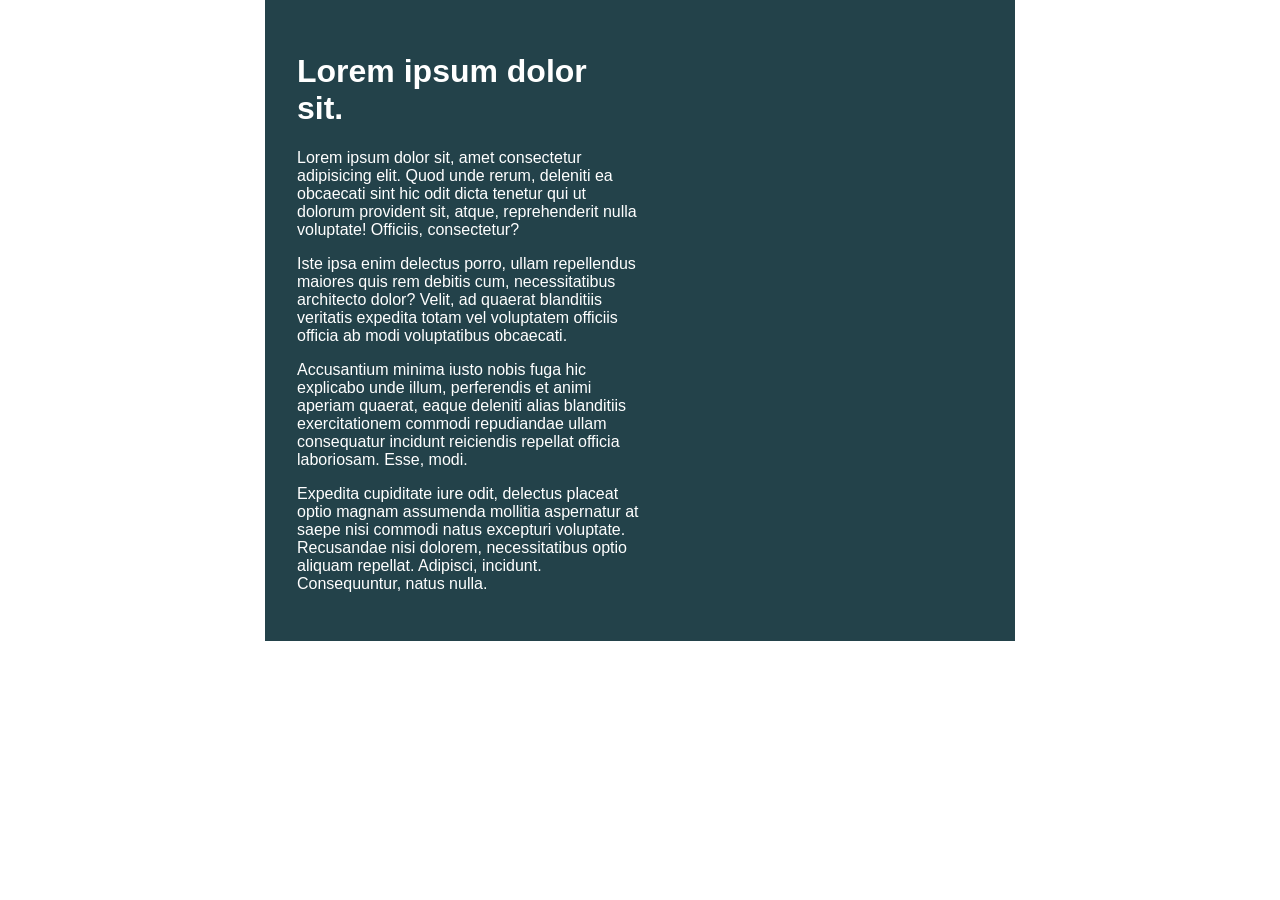
<file: challenge01/index.html>
<!DOCTYPE html>
<html lang="en">

<head>
    <meta charset="UTF-8">
    <meta name="viewport" content="width=device-width, initial-scale=1.0">
    <title>challenge-1</title>

    <link rel="stylesheet" href="style.css">
</head>

<body>
    <div class="container">
        <div class="intro-content">
            <h1>Lorem ipsum dolor sit.</h1>
            <p>Lorem ipsum dolor sit, amet consectetur adipisicing elit. Quod unde rerum, deleniti ea obcaecati sint hic
                odit dicta tenetur qui ut dolorum provident sit, atque, reprehenderit nulla voluptate! Officiis,
                consectetur?</p>
            <p>Iste ipsa enim delectus porro, ullam repellendus maiores quis rem debitis cum, necessitatibus architecto
                dolor? Velit, ad quaerat blanditiis veritatis expedita totam vel voluptatem officiis officia ab modi
                voluptatibus obcaecati.</p>
            <p>Accusantium minima iusto nobis fuga hic explicabo unde illum, perferendis et animi aperiam quaerat, eaque
                deleniti alias blanditiis exercitationem commodi repudiandae ullam consequatur incidunt reiciendis
                repellat officia laboriosam. Esse, modi.</p>
            <p>Expedita cupiditate iure odit, delectus placeat optio magnam assumenda mollitia aspernatur at saepe nisi
                commodi natus excepturi voluptate. Recusandae nisi dolorem, necessitatibus optio aliquam repellat.
                Adipisci, incidunt. Consequuntur, natus nulla.</p>
        </div>
    </div>
</body>

</html>
</file>
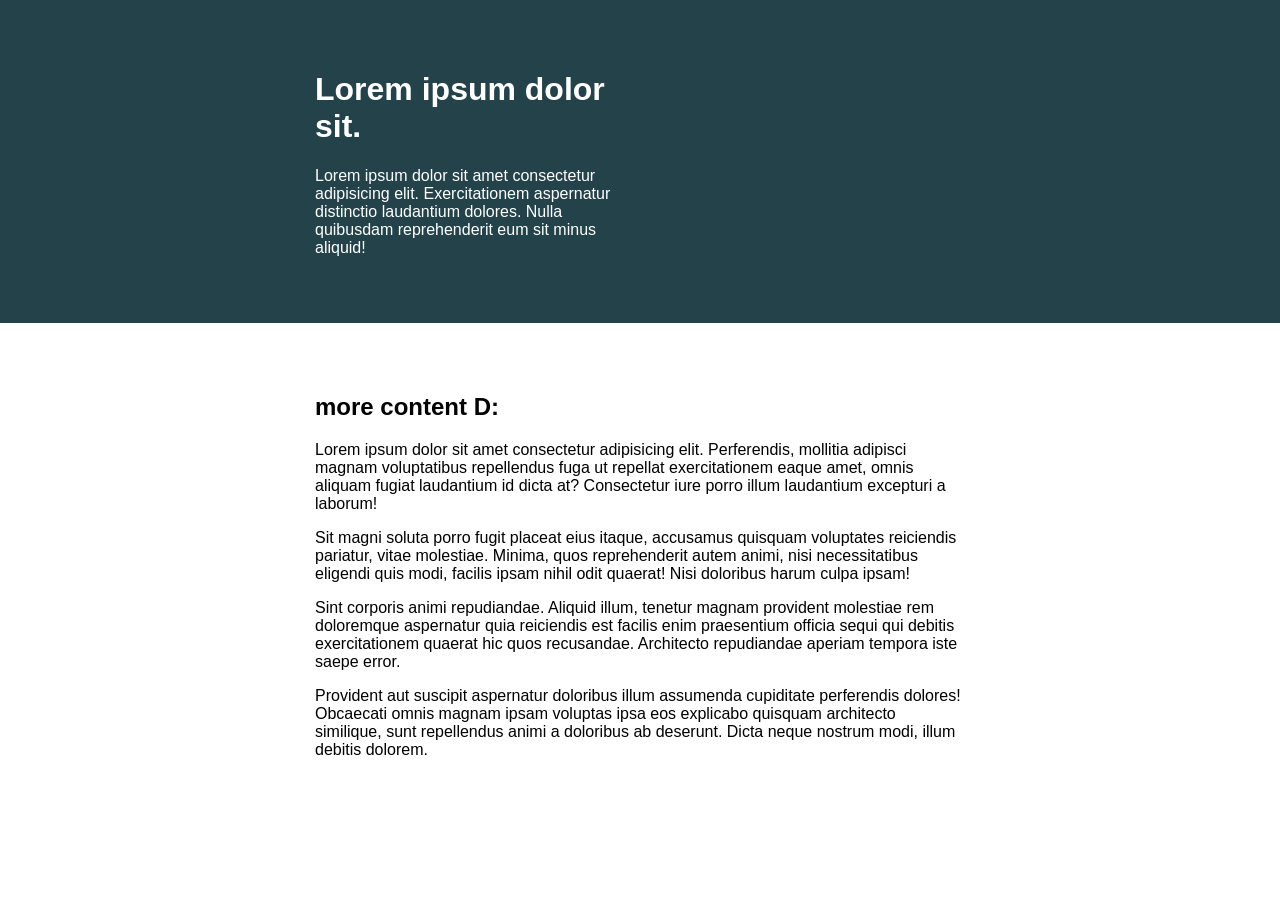
<file: challenge02/index.html>
<!doctype html>
<html lang="en">
  <head>
    <meta charset="UTF-8" />
    <meta name="viewport" content="width=device-width, initial-scale=1.0" />
    <title>challenge-2</title>

    <link rel="stylesheet" href="style.css" />
  </head>
  <body>
    <div class="intro">
        <div class="container">
          <div class="intro-content">
            <h1>Lorem ipsum dolor sit.</h1>
            <p>
              Lorem ipsum dolor sit amet consectetur adipisicing elit.
              Exercitationem aspernatur distinctio laudantium dolores. Nulla
              quibusdam reprehenderit eum sit minus aliquid!
            </p>
          </div>
        </div>
    </div>

    <div class="container">
      <h2>more content D:</h2>
      <p>
        Lorem ipsum dolor sit amet consectetur adipisicing elit. Perferendis,
        mollitia adipisci magnam voluptatibus repellendus fuga ut repellat
        exercitationem eaque amet, omnis aliquam fugiat laudantium id dicta at?
        Consectetur iure porro illum laudantium excepturi a laborum!
      </p>
      <p>
        Sit magni soluta porro fugit placeat eius itaque, accusamus quisquam
        voluptates reiciendis pariatur, vitae molestiae. Minima, quos
        reprehenderit autem animi, nisi necessitatibus eligendi quis modi,
        facilis ipsam nihil odit quaerat! Nisi doloribus harum culpa ipsam!
      </p>
      <p>
        Sint corporis animi repudiandae. Aliquid illum, tenetur magnam provident
        molestiae rem doloremque aspernatur quia reiciendis est facilis enim
        praesentium officia sequi qui debitis exercitationem quaerat hic quos
        recusandae. Architecto repudiandae aperiam tempora iste saepe error.
      </p>
      <p>
        Provident aut suscipit aspernatur doloribus illum assumenda cupiditate
        perferendis dolores! Obcaecati omnis magnam ipsam voluptas ipsa eos
        explicabo quisquam architecto similique, sunt repellendus animi a
        doloribus ab deserunt. Dicta neque nostrum modi, illum debitis dolorem.
      </p>
    </div>
  </body>
</html>
</file>
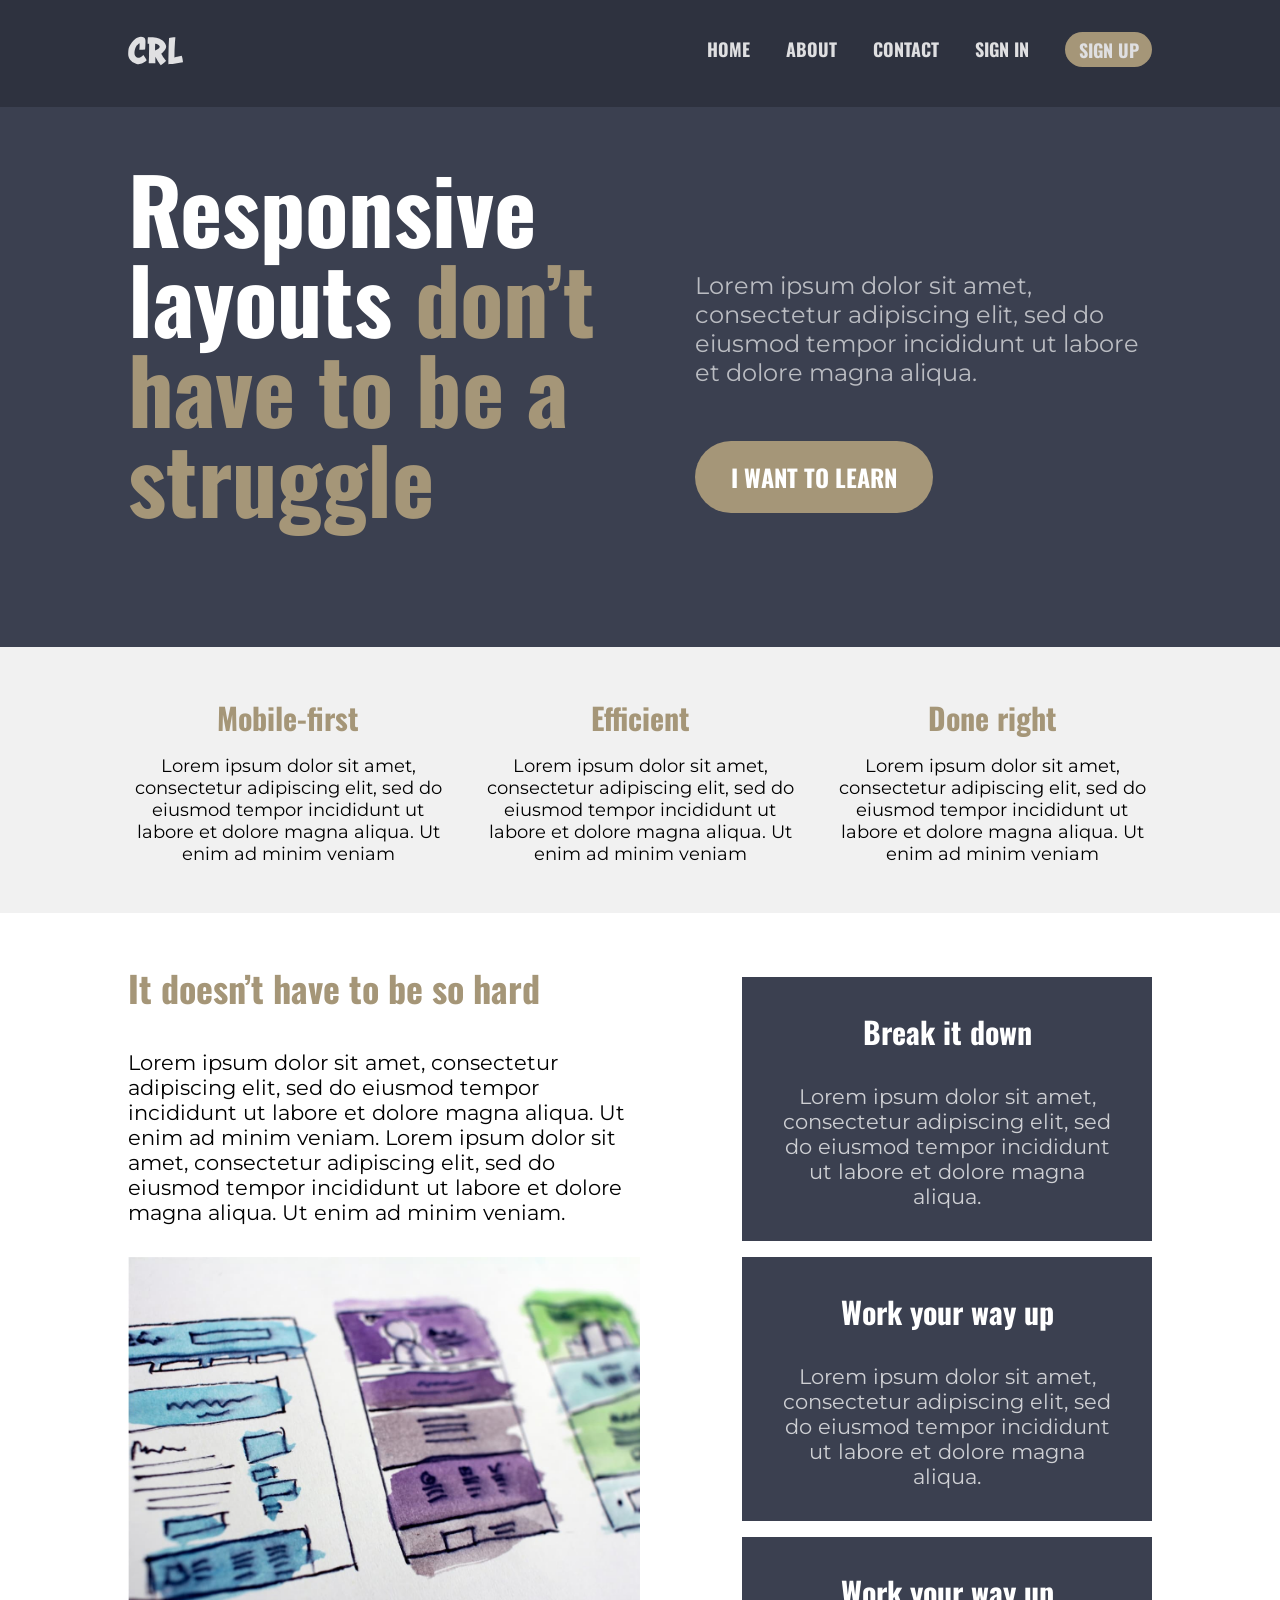
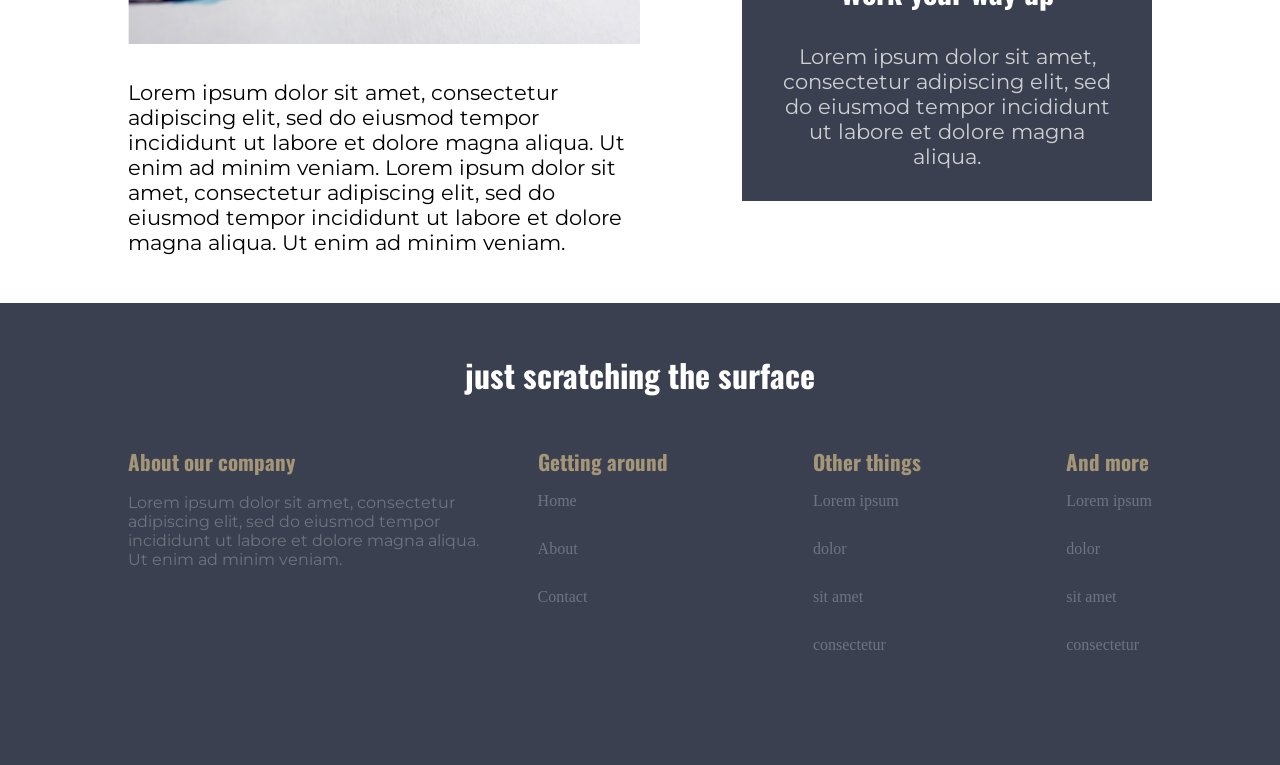
<file: final-challenge/index.html>
<!doctype html>
<html lang="en">
  <head>
    <meta charset="UTF-8" />
    <meta name="viewport" content="width=device-width, initial-scale=1.0" />
    <title>final-challenge</title>
    <link rel="preconnect" href="https://fonts.googleapis.com" />
    <link rel="preconnect" href="https://fonts.gstatic.com" crossorigin />
    <link
      href="https://fonts.googleapis.com/css2?family=Montserrat:ital,wght@0,100..900;1,100..900&family=Oswald:wght@200..700&display=swap"
      rel="stylesheet"
    />
    <link rel="stylesheet" href="./style.css" />
  </head>
  <body>
    <header>
      <div class="container row">
        <button class="nav-toggle" aria-label="open navigation">
          <span class="hamburger"></span>
        </button>
        <a href="" class="logo"> <img src="./img/logo.svg" alt="logo" /></a>
        <nav class="nav">
          <ul class="nav__list nav__list--primary">
            <li class="nav__item"><a href="" class="nav__link">home</a></li>
            <li class="nav__item"><a href="" class="nav__link">about</a></li>
            <li class="nav__item"><a href="" class="nav__link">contact</a></li>
          </ul>
          <ul class="nav__list nav__list--secondary">
            <li class="nav__item"><a href="" class="nav__link">sign in</a></li>
            <li class="nav__item nav__item--button">
              <a href="" class="nav__link nav__link--button">sign up</a>
            </li>
          </ul>
        </nav>
      </div>
    </header>

    <main>
      <section class="hero">
        <div class="container hero__row">
          <div class="hero__title">
            <h1>
              Responsive layouts
              <span class="hero__title--color-modifier"
                >don’t have to be a struggle</span
              >
            </h1>
          </div>
          <div class="hero__content">
            <p>
              Lorem ipsum dolor sit amet, consectetur adipiscing elit, sed do
              eiusmod tempor incididunt ut labore et dolore magna aliqua.
            </p>
            <a href="#" class="btn">I want to learn</a>
          </div>
        </div>
      </section>

      <section class="features">
        <div class="container features__row">
          <article class="feature">
            <h2>Mobile-first</h2>
            <p>
              Lorem ipsum dolor sit amet, consectetur adipiscing elit, sed do
              eiusmod tempor incididunt ut labore et dolore magna aliqua. Ut
              enim ad minim veniam
            </p>
          </article>
          <article class="feature">
            <h2>Efficient</h2>
            <p>
              Lorem ipsum dolor sit amet, consectetur adipiscing elit, sed do
              eiusmod tempor incididunt ut labore et dolore magna aliqua. Ut
              enim ad minim veniam
            </p>
          </article>
          <article class="feature">
            <h2>Done right</h2>
            <p>
              Lorem ipsum dolor sit amet, consectetur adipiscing elit, sed do
              eiusmod tempor incididunt ut labore et dolore magna aliqua. Ut
              enim ad minim veniam
            </p>
          </article>
        </div>
      </section>

      <section class="content">
        <div class="container content__row">
          <article class="content__main">
            <h2>It doesn’t have to be so hard</h2>
            <p>
              Lorem ipsum dolor sit amet, consectetur adipiscing elit, sed do
              eiusmod tempor incididunt ut labore et dolore magna aliqua. Ut
              enim ad minim veniam. Lorem ipsum dolor sit amet, consectetur
              adipiscing elit, sed do eiusmod tempor incididunt ut labore et
              dolore magna aliqua. Ut enim ad minim veniam.
            </p>
            <img src="./img/the-image.jpg" alt="img" />
            <p>
              Lorem ipsum dolor sit amet, consectetur adipiscing elit, sed do
              eiusmod tempor incididunt ut labore et dolore magna aliqua. Ut
              enim ad minim veniam. Lorem ipsum dolor sit amet, consectetur
              adipiscing elit, sed do eiusmod tempor incididunt ut labore et
              dolore magna aliqua. Ut enim ad minim veniam.
            </p>
          </article>
          <aside class="sidebar">
            <article>
              <h2>Break it down</h2>
              <p>
                Lorem ipsum dolor sit amet, consectetur adipiscing elit, sed do
                eiusmod tempor incididunt ut labore et dolore magna aliqua.
              </p>
            </article>
            <article>
              <h2>Work your way up</h2>
              <p>
                Lorem ipsum dolor sit amet, consectetur adipiscing elit, sed do
                eiusmod tempor incididunt ut labore et dolore magna aliqua.
              </p>
            </article>
            <article>
              <h2>Work your way up</h2>
              <p>
                Lorem ipsum dolor sit amet, consectetur adipiscing elit, sed do
                eiusmod tempor incididunt ut labore et dolore magna aliqua.
              </p>
            </article>
          </aside>
        </div>
      </section>

      <footer class="site-footer">
        <div class="container">
          <h1>just scratching the surface</h1>

          <div class="footer__content">

            <section class="footer__intro">
              <h2>About our company</h2>
              <p>
                Lorem ipsum dolor sit amet, consectetur adipiscing elit, sed do
                eiusmod tempor incididunt ut labore et dolore magna aliqua. Ut
                enim ad minim veniam.
              </p>
            </section>
            
            <nav class="footer__nav" aria-label="Footer navigation">
              <section>
                <h3>Getting around</h3>
                <ul>
                  <li>Home</li>
                  <li>About</li>
                  <li>Contact</li>
                </ul>
              </section>
              <section>
                <h3>Other things</h3>
                <ul>
                  <li>Lorem ipsum</li>
                  <li>dolor</li>
                  <li>sit amet</li>
                  <li>consectetur</li>
                </ul>
              </section>
              <section>
                <h3>And more</h3>
                <ul>
                  <li>Lorem ipsum</li>
                  <li>dolor</li>
                  <li>sit amet</li>
                  <li>consectetur</li>
                </ul>
              </section>
            </nav>
          </div>
        </div>
      </footer>
    </main>
    <script src="./main.js"></script>
  </body>
</html>
</file>
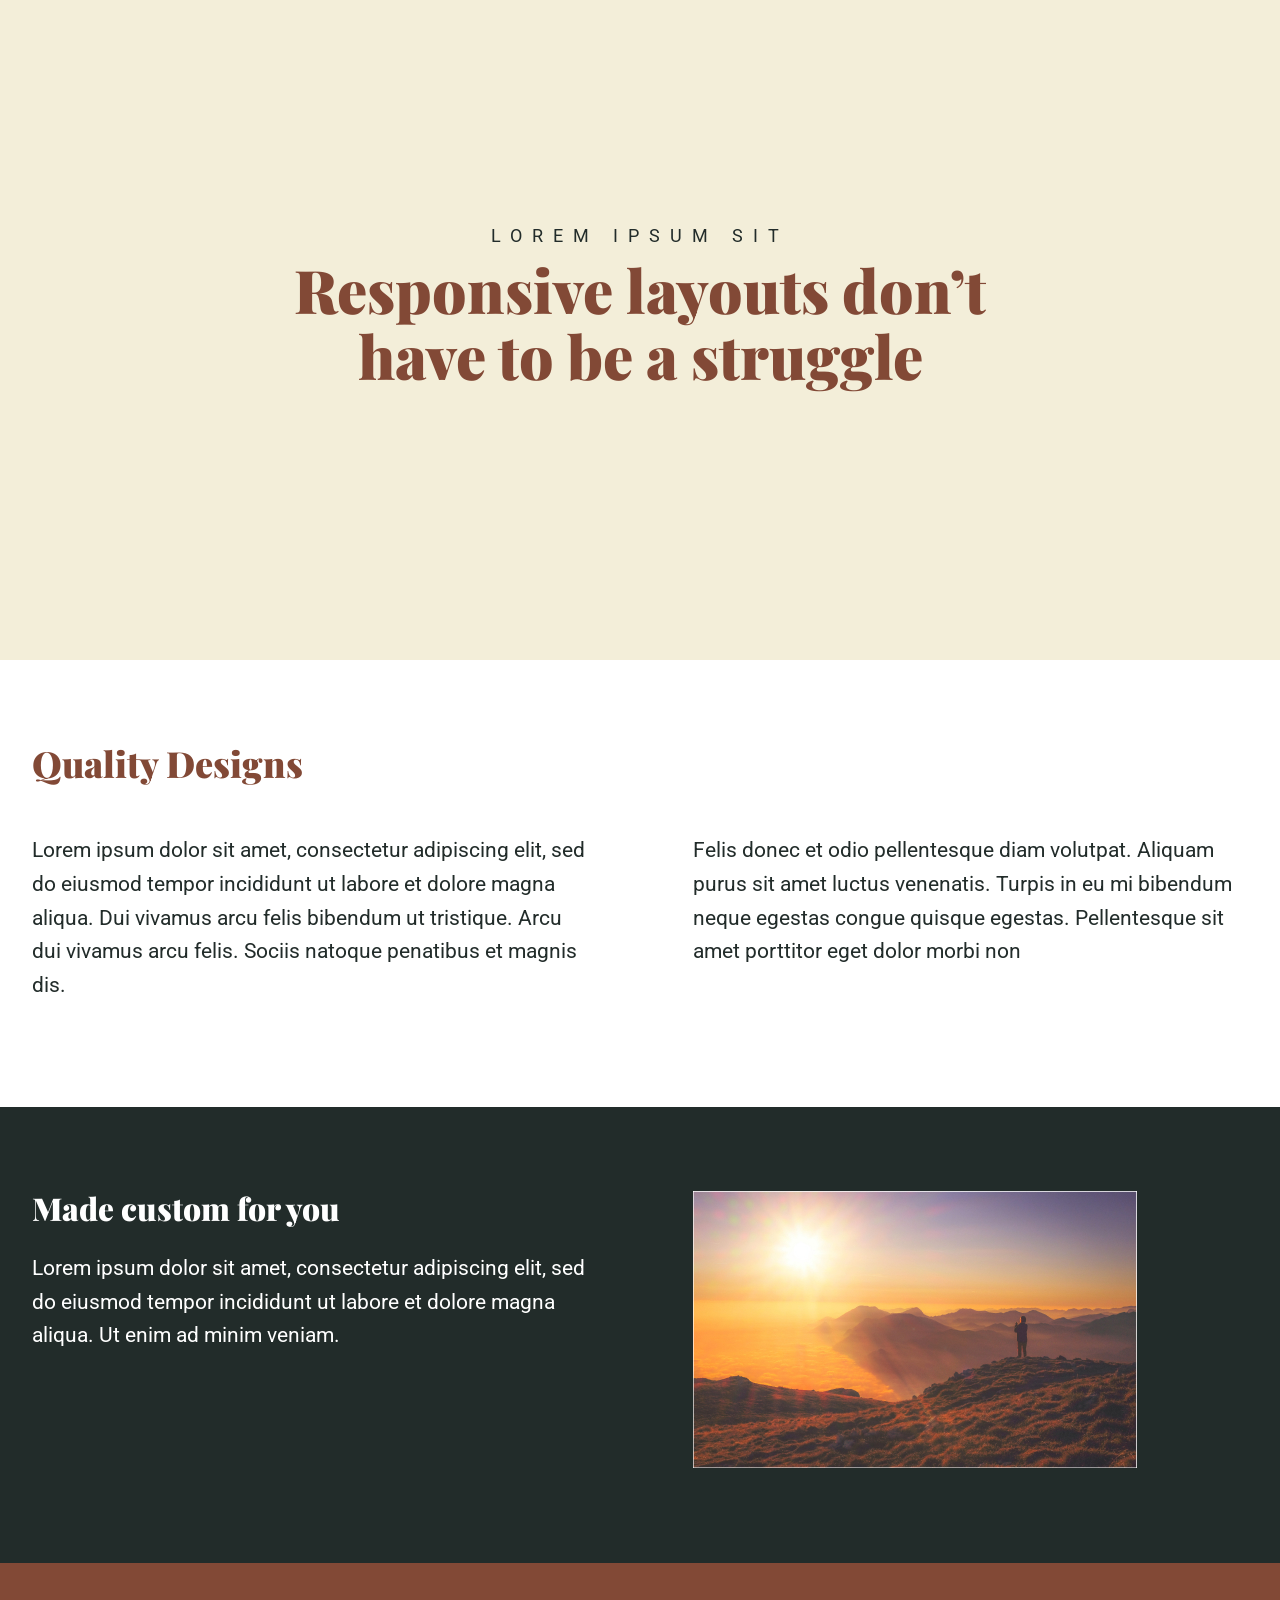
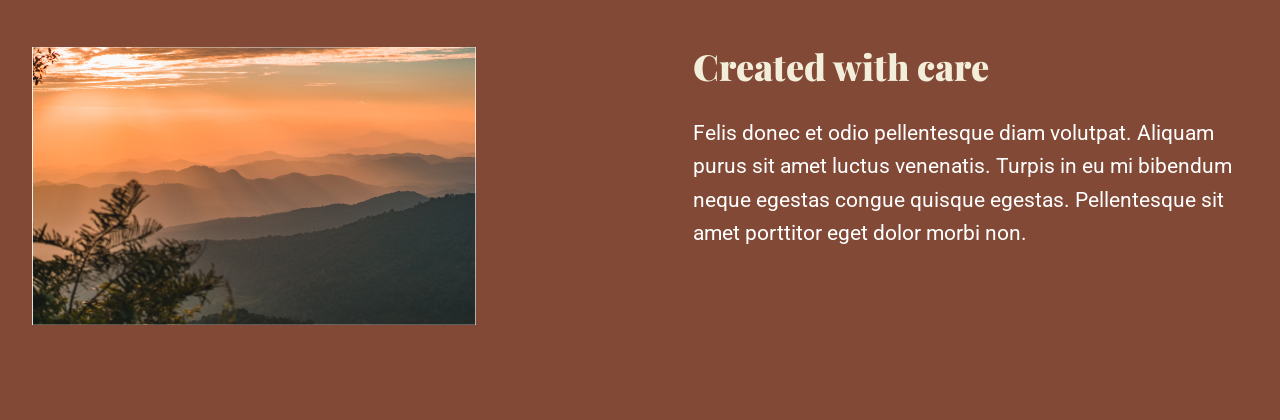
<file: flexbox-challenge-4/index.html>
<!doctype html>
<html lang="en">
  <head>
    <meta charset="UTF-8" />
    <meta name="viewport" content="width=device-width, initial-scale=1.0" />
    <link rel="preconnect" href="https://fonts.googleapis.com" />
    <link rel="preconnect" href="https://fonts.gstatic.com" crossorigin />
    <link
      href="https://fonts.googleapis.com/css2?family=Playfair+Display:ital,wght@0,400..900;1,400..900&family=Roboto:ital,wght@0,100..900;1,100..900&display=swap"
      rel="stylesheet"
    />
    <title>flexbox-challenge-4</title>
    <link rel="stylesheet" href="./style.css" />
  </head>
  <body>
    <section class="intro">
      <div class="container">
        <p class="intro__text">lorem ipsum sit</p>
        <h1 class="intro__title">
          Responsive layouts don’t <br> have to be a struggle
        </h1>
      </div>
    </section>

    <section class="section-two">
      <div class="container">
        <h2 class="section-title section-title--dark">Quality Designs</h2>
        <div class="row">
          <div class="col">
            <p>
              Lorem ipsum dolor sit amet, consectetur adipiscing elit, sed do
              eiusmod tempor incididunt ut labore et dolore magna aliqua. Dui
              vivamus arcu felis bibendum ut tristique. Arcu dui vivamus arcu
              felis. Sociis natoque penatibus et magnis dis.
            </p>
          </div>
          <div class="col">
            <p>
              Felis donec et odio pellentesque diam volutpat. Aliquam purus sit
              amet luctus venenatis. Turpis in eu mi bibendum neque egestas
              congue quisque egestas. Pellentesque sit amet porttitor eget dolor
              morbi non
            </p>
          </div>
        </div>
      </div>
    </section>

    <section class="section-three">
      <div class="container row">
        <div class="col">
          <h2 class="section__titile">Made custom for you</h2>
          <p>
            Lorem ipsum dolor sit amet, consectetur adipiscing elit, sed do
            eiusmod tempor incididunt ut labore et dolore magna aliqua. Ut enim
            ad minim veniam.
          </p>
        </div>
        <div class="col">
          <img src="./img/image-01.jpg" alt="a sunset over a mountain range" />
        </div>
      </div>
    </section>

    <section class="section-four">
      <div class="container row">
        <div class="col">
          <img
            src="./img/image-02.jpg"
            alt="a sunset over a mountain range with tree branches in the foreground"
          />
        </div>
        <div class="col">
          <h2 class="section-title">Created with care</h2>
          <p>
            Felis donec et odio pellentesque diam volutpat. Aliquam purus sit
            amet luctus venenatis. Turpis in eu mi bibendum neque egestas congue
            quisque egestas. Pellentesque sit amet porttitor eget dolor morbi
            non.
          </p>
        </div>
      </div>
    </section>
  </body>
</html>
</file>
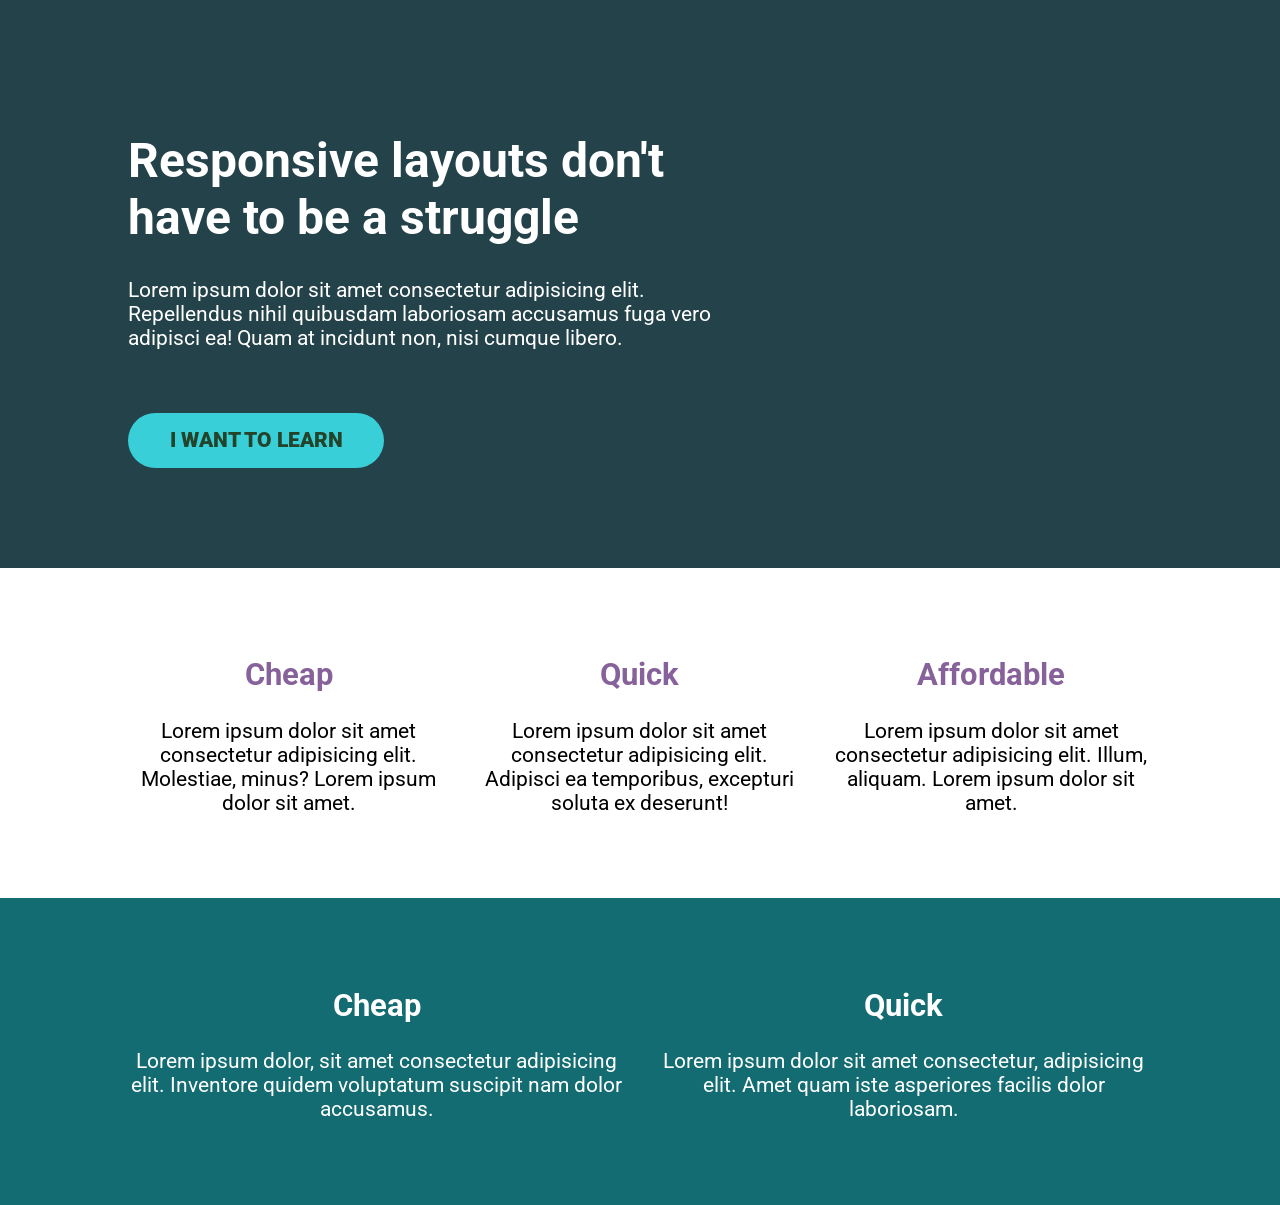
<file: flexbox-challenge01/index.html>
<!doctype html>
<html lang="en">
  <head>
    <meta charset="UTF-8" />
    <meta name="viewport" content="width=device-width, initial-scale=1.0" />
    <title>flexbox-challenge-1</title>
    <link rel="preconnect" href="https://fonts.googleapis.com" />
    <link rel="preconnect" href="https://fonts.gstatic.com" crossorigin />
    <link
      href="https://fonts.googleapis.com/css2?family=Roboto:ital,wght@0,100..900;1,100..900&display=swap"
      rel="stylesheet"
    />
    <link rel="stylesheet" href="./style.css" />
  </head>
  <body>
    <div class="hero">
      <div class="container">
        <div class="hero__text">
          <h1>Responsive layouts don't have to be a struggle</h1>
          <p>
            Lorem ipsum dolor sit amet consectetur adipisicing elit. Repellendus
            nihil quibusdam laboriosam accusamus fuga vero adipisci ea! Quam at
            incidunt non, nisi cumque libero.
          </p>
          <a href="" class="btn">i want to learn</a>
        </div>
      </div>
    </div>

    <div class="three-col">
      <div class="container row">
        <div class="col">
          <h2 class="three-col__title">Cheap</h2>
          <p>
            Lorem ipsum dolor sit amet consectetur adipisicing elit. Molestiae,
            minus? Lorem ipsum dolor sit amet.
          </p>
        </div>
        <div class="col">
          <h2 class="three-col__title">Quick</h2>
          <p>
            Lorem ipsum dolor sit amet consectetur adipisicing elit. Adipisci ea
            temporibus, excepturi soluta ex deserunt!
          </p>
        </div>
        <div class="col">
          <h2 class="three-col__title">Affordable</h2>
          <p>
            Lorem ipsum dolor sit amet consectetur adipisicing elit. Illum,
            aliquam. Lorem ipsum dolor sit amet.
          </p>
        </div>
      </div>
    </div>

    <section class="two-col">
      <div class="container row">
        <div class="col">
          <h2>Cheap</h2>
          <p>
            Lorem ipsum dolor, sit amet consectetur adipisicing elit. Inventore
            quidem voluptatum suscipit nam dolor accusamus.
          </p>
        </div>
        <div class="col">
          <h2>Quick</h2>
          <p>
            Lorem ipsum dolor sit amet consectetur, adipisicing elit. Amet quam
            iste asperiores facilis dolor laboriosam.
          </p>
        </div>
      </div>
    </section>
  </body>
</html>
</file>
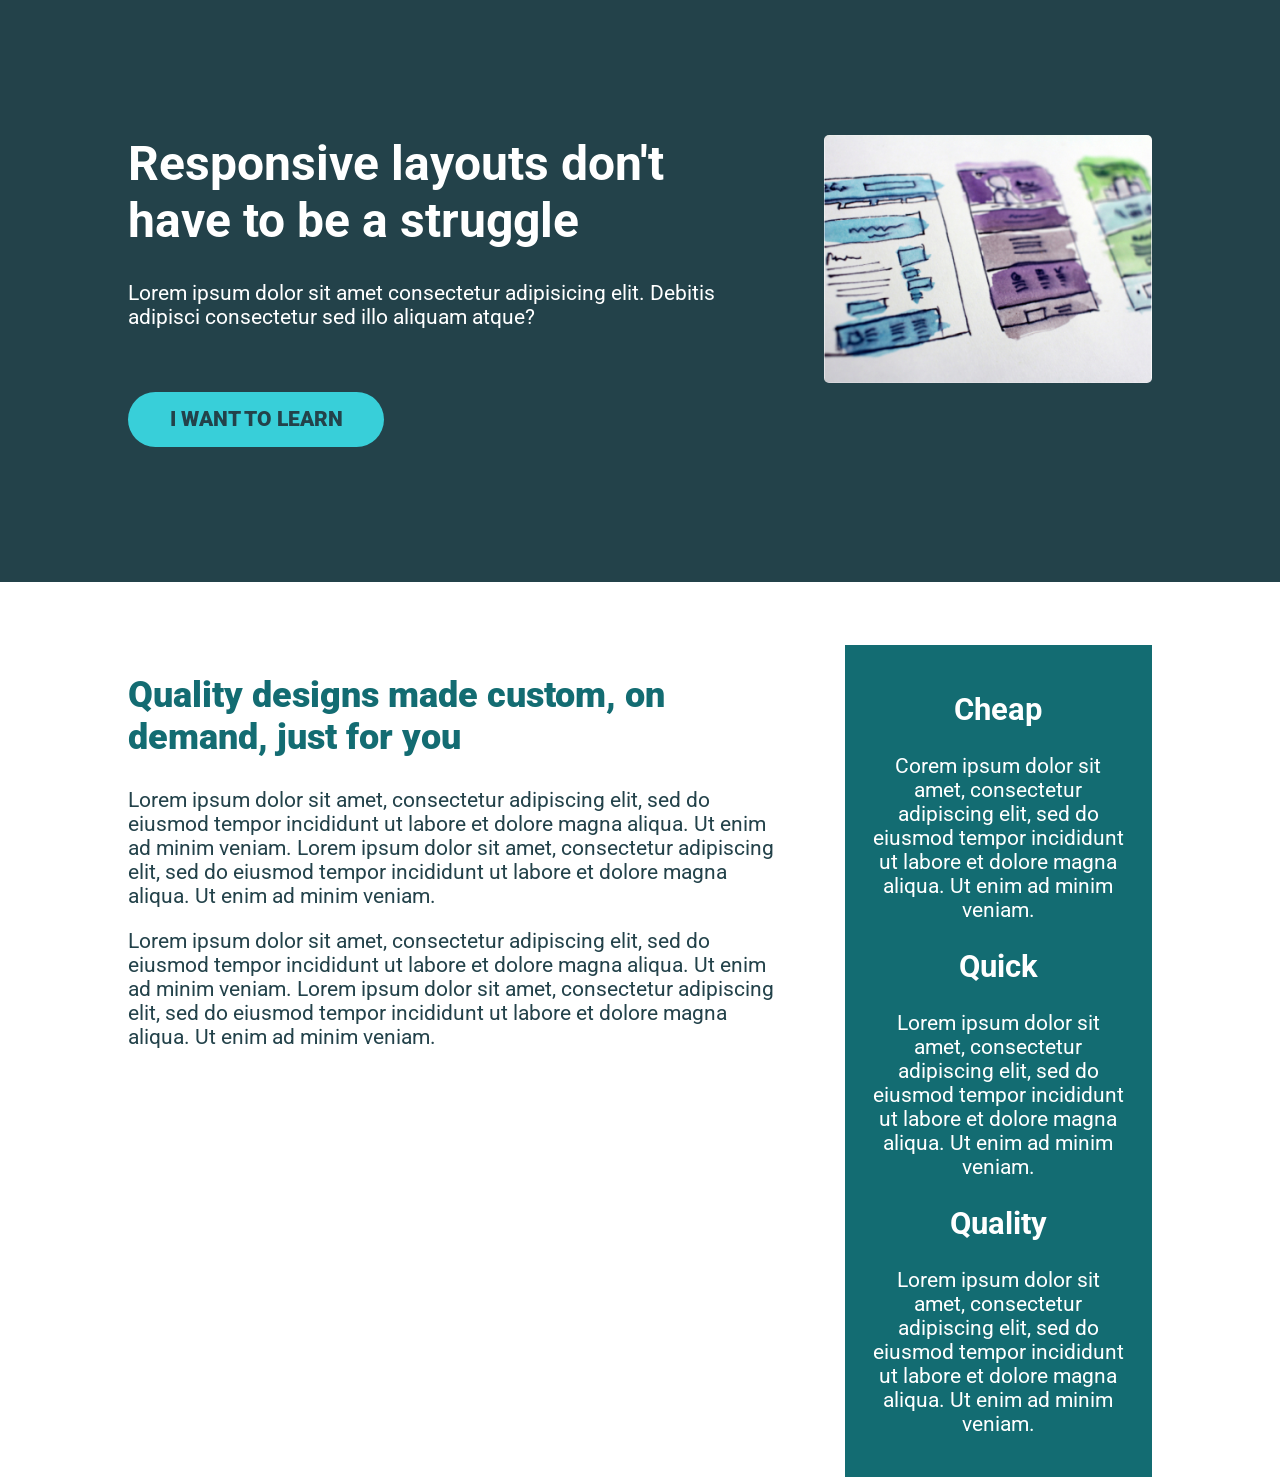
<file: flexbox-challenge02/index.html>
<!doctype html>
<html lang="en">
  <head>
    <meta charset="UTF-8" />
    <meta name="viewport" content="width=device-width, initial-scale=1.0" />
    <title>flexbox-challenge-2</title>
    <link rel="preconnect" href="https://fonts.googleapis.com" />
    <link rel="preconnect" href="https://fonts.gstatic.com" crossorigin />
    <link
      href="https://fonts.googleapis.com/css2?family=Roboto:ital,wght@0,100..900;1,100..900&display=swap"
      rel="stylesheet"
    />
    <link rel="stylesheet" href="./style.css" />
  </head>
  <body>
    <div class="hero">
      <div class="container row">
        <div class="hero__text">
          <h1>Responsive layouts don't have to be a struggle</h1>
          <p>
            Lorem ipsum dolor sit amet consectetur adipisicing elit. Debitis
            adipisci consectetur sed illo aliquam atque?
          </p>
          <a href="" class="btn">i want to learn</a>
        </div>
        <div class="hero__img">
          <img
            src="./02-6 - challenge 2/img/hero-img.jpg"
            class="img"
            alt="random__img"
          />
        </div>
      </div>
    </div>

    <main class="main container row">
      <section class="primary-content">
        <h2 class="section-title">Quality designs made custom, on demand, just for you</h2>
        <p>
          Lorem ipsum dolor sit amet, consectetur adipiscing elit, sed do
          eiusmod tempor incididunt ut labore et dolore magna aliqua. Ut enim ad
          minim veniam. Lorem ipsum dolor sit amet, consectetur adipiscing elit,
          sed do eiusmod tempor incididunt ut labore et dolore magna aliqua. Ut
          enim ad minim veniam.
        </p>
        <p>
          Lorem ipsum dolor sit amet, consectetur adipiscing elit, sed do
          eiusmod tempor incididunt ut labore et dolore magna aliqua. Ut enim ad
          minim veniam. Lorem ipsum dolor sit amet, consectetur adipiscing elit,
          sed do eiusmod tempor incididunt ut labore et dolore magna aliqua. Ut
          enim ad minim veniam.
        </p>
      </section>

      <aside class="sidebar">
        <div class="col">
          <h2 class="sidebar_title">Cheap</h2>
          <p>
            Corem ipsum dolor sit amet, consectetur adipiscing elit, sed do
            eiusmod tempor incididunt ut labore et dolore magna aliqua. Ut enim
            ad minim veniam.
          </p>
        </div>
        <div class="col">
          <h2 class="sidebar_title">Quick</h2>
          <p>
            Lorem ipsum dolor sit amet, consectetur adipiscing elit, sed do
            eiusmod tempor incididunt ut labore et dolore magna aliqua. Ut enim
            ad minim veniam.
          </p>
          <div class="col">
            <h2 class="sidebar_title">Quality</h2>
            <p>
              Lorem ipsum dolor sit amet, consectetur adipiscing elit, sed do
              eiusmod tempor incididunt ut labore et dolore magna aliqua. Ut
              enim ad minim veniam.
            </p>
          </div>
        </div>
      </aside>
    </main>
  </body>
</html>
</file>
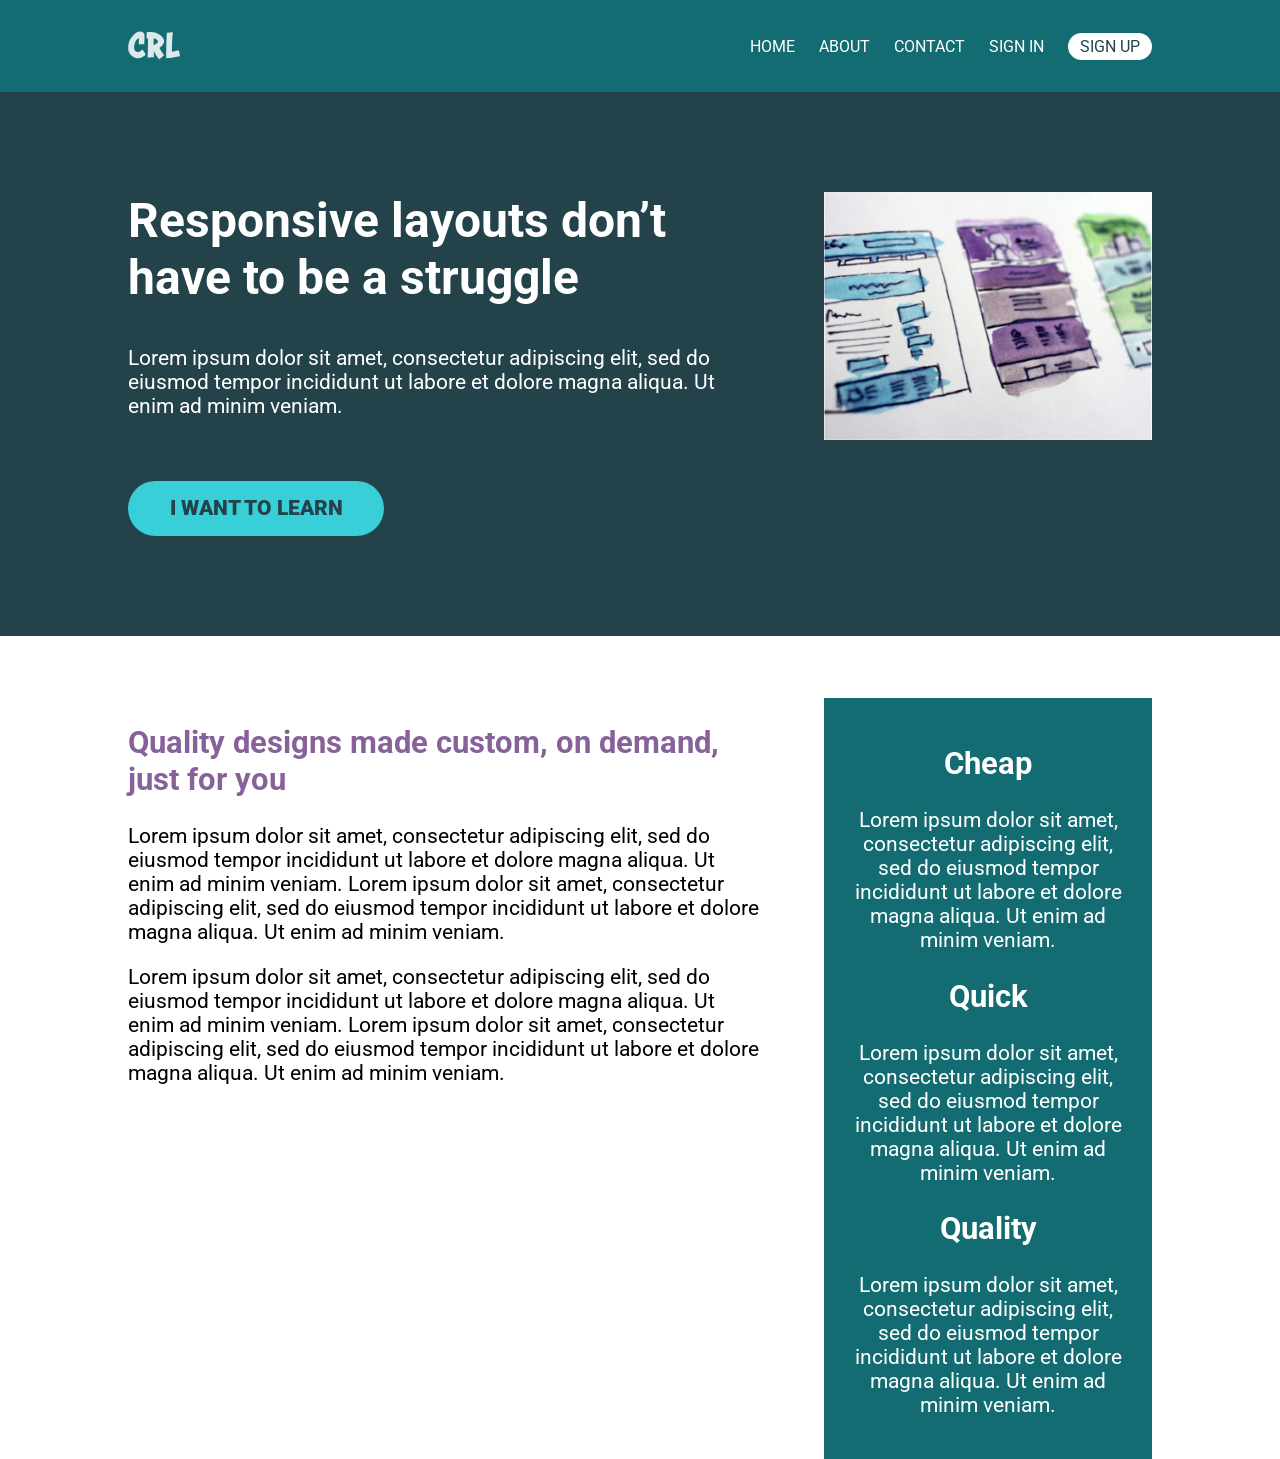
<file: nav-challenge-phone/index.html>
<!DOCTYPE html>
<html lang="en">
<head>
    <meta charset="UTF-8">
    <meta name="viewport" content="width=device-width, initial-scale=1.0">
    <title>Conquering Responsive Layouts</title>
    <link href="https://fonts.googleapis.com/css2?family=Roboto:wght@400;900&display=swap" rel="stylesheet"> 
    <link rel="stylesheet" href="style.css">
</head>
<body>
    <header> 
        <div class="container row">
            <button class="nav-toggle" aria-label="open navigation">
                <span class="hamburger"></span>
            </button>
            <a class="logo" href="#">
                <img src="img/logo.svg" alt="conquering responsive layouts">
            </a>
            <nav class="nav">
                <ul class="nav__list nav__list--primary">
                    <li class="nav__item"><a href="#" class="nav__link">Home</a></li>
                    <li class="nav__item"><a href="#" class="nav__link">About</a></li>
                    <li class="nav__item"><a href="#" class="nav__link">Contact</a></li>
                </ul>
                <ul class="nav__list nav__list--secondary">
                    <li class="nav__item"><a href="#" class="nav__link">Sign In</a></li>
                    <li class="nav__item"><a href="#" class="nav__link nav__link--button">Sign up</a></li>
                </ul>
            </nav>
        </div>
    </header>
    
    <section class="hero">
        <div class="container row">
            <div class="hero__text">
                <h1>Responsive layouts don’t have to be a struggle</h1>
                <p>Lorem ipsum dolor sit amet, consectetur adipiscing elit, sed do eiusmod tempor incididunt ut labore et dolore magna aliqua. Ut enim ad minim veniam.</p>
                <a href="#" class="btn">I want to learn</a>
            </div>
            <img src="img/hero-img.jpg" alt="UX design sketches" class="hero__img">
        </div>
    </section> 

    <main class="main container row">
            <section class="primary-content">
                <h2 class="section-title">Quality designs made custom, on demand, just for you</h2>
                <p>Lorem ipsum dolor sit amet, consectetur adipiscing elit, sed do eiusmod tempor incididunt ut labore et dolore magna aliqua. Ut enim ad minim veniam. Lorem ipsum dolor sit amet, consectetur adipiscing elit, sed do eiusmod tempor incididunt ut labore et dolore magna aliqua. Ut enim ad minim veniam.</p>
                <p>Lorem ipsum dolor sit amet, consectetur adipiscing elit, sed do eiusmod tempor incididunt ut labore et dolore magna aliqua. Ut enim ad minim veniam. Lorem ipsum dolor sit amet, consectetur adipiscing elit, sed do eiusmod tempor incididunt ut labore et dolore magna aliqua. Ut enim ad minim veniam.</p>
            </section>
            <aside class="sidebar">
                <h2 class="sidebar-title">Cheap</h2>
                <p>Lorem ipsum dolor sit amet, consectetur adipiscing elit, sed do eiusmod tempor incididunt ut labore et dolore magna aliqua. Ut enim ad minim veniam.</p>

                <h2 class="sidebar-title">Quick</h2>
                <p>Lorem ipsum dolor sit amet, consectetur adipiscing elit, sed do eiusmod tempor incididunt ut labore et dolore magna aliqua. Ut enim ad minim veniam.</p>

                <h2 class="sidebar-title">Quality</h2>
                <p>Lorem ipsum dolor sit amet, consectetur adipiscing elit, sed do eiusmod tempor incididunt ut labore et dolore magna aliqua. Ut enim ad minim veniam.</p>
            </aside>
    </main>

    <script src="main.js"></script>

</body>
</html>
</file>
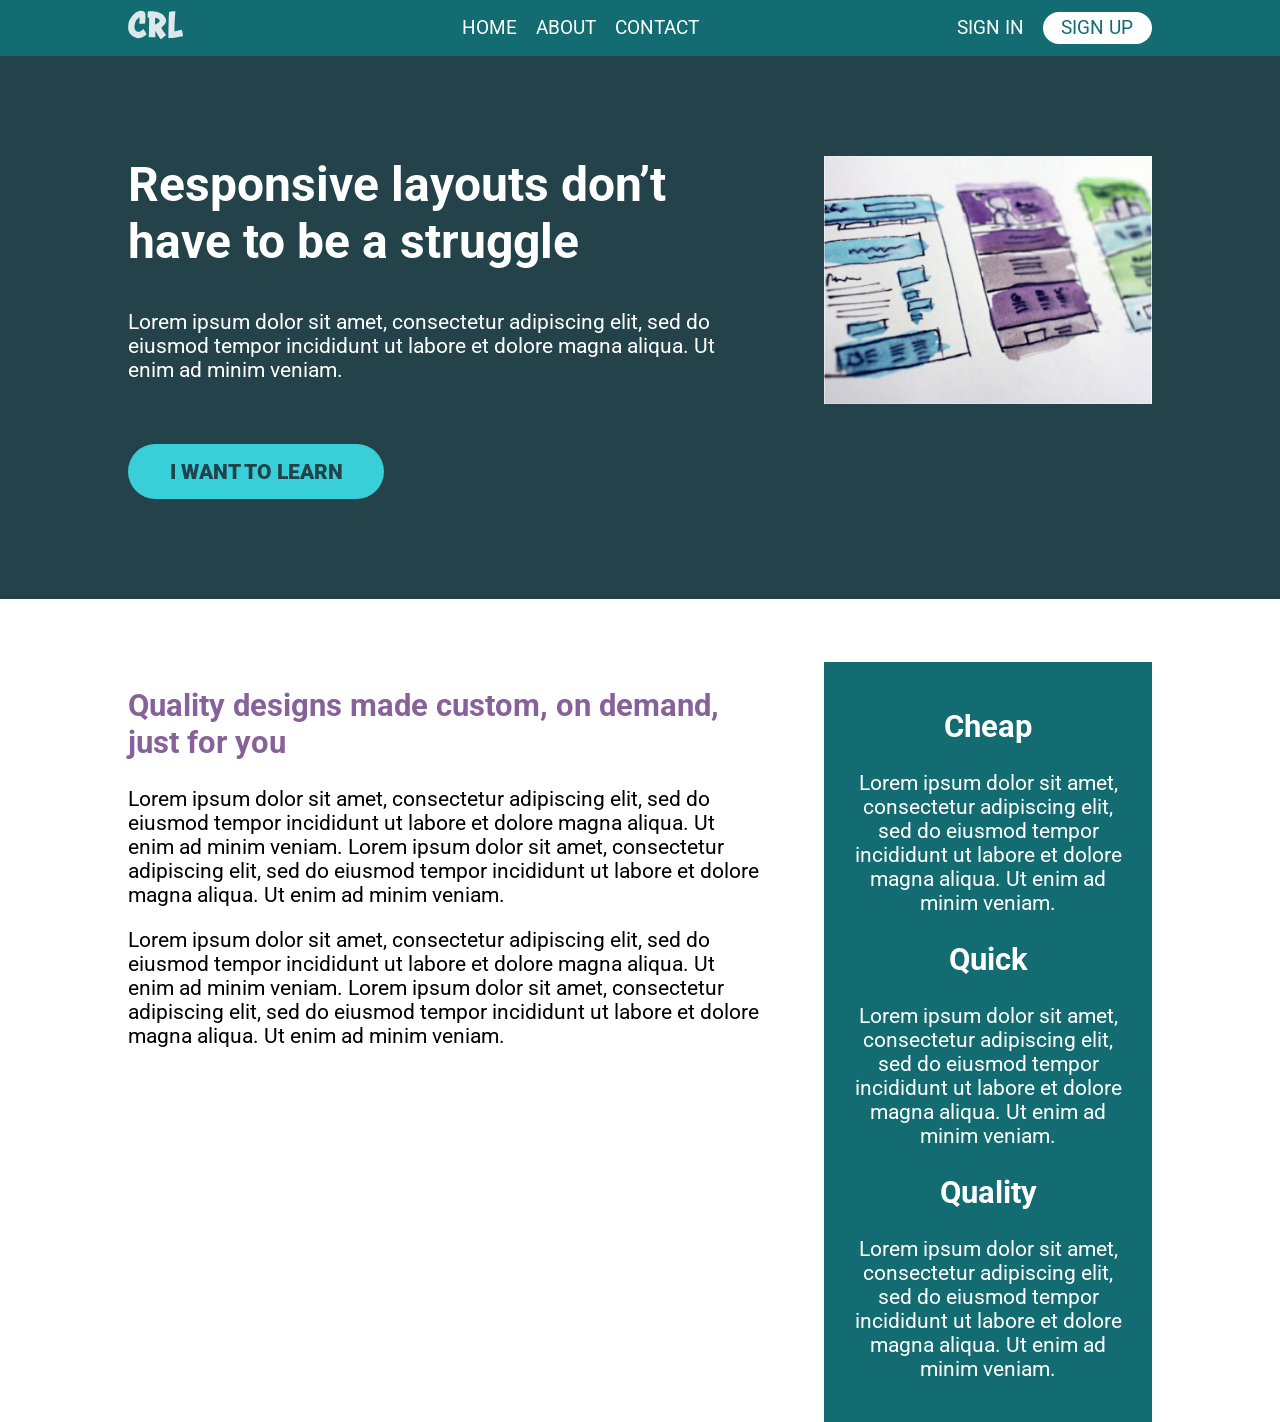
<file: nav-challenge/index.html>
<!doctype html>
<html lang="en">
  <head>
    <meta charset="UTF-8" />
    <meta name="viewport" content="width=device-width, initial-scale=1.0" />
    <title>Conquering Responsive Layouts</title>
    <link
      href="https://fonts.googleapis.com/css2?family=Roboto:wght@400;900&display=swap"
      rel="stylesheet"
    />
    <link rel="stylesheet" href="style.css" />
  </head>
  <body>
    <header>
      <div class="container row">
        <a class="logo" href="#">
          <img src="./img/logo-1.svg" alt="logo" />
        </a>
        <nav class="nav">
          <ul class="nav__list nav__list--primary">
            <li class="nav__item"><a href="#" class="nav__link">Home</a></li>
            <li class="nav__item"><a href="#" class="nav__link">About</a></li>
            <li class="nav__item"><a href="#" class="nav__link">Contact</a></li>
          </ul>

          <ul class="nav__list nav__list--secondary">
            <li class="nav__item"><a href="#" class="nav__link">Sign In</a></li>
            <li class="nav__item">
              <a href="#" class="nav__link nav__link--button">Sign up</a>
            </li>
          </ul>
        </nav>
      </div>
    </header>

    <section class="hero">
      <div class="container row">
        <div class="hero__text">
          <h1>Responsive layouts don’t have to be a struggle</h1>
          <p>
            Lorem ipsum dolor sit amet, consectetur adipiscing elit, sed do
            eiusmod tempor incididunt ut labore et dolore magna aliqua. Ut enim
            ad minim veniam.
          </p>
          <a href="#" class="btn">I want to learn</a>
        </div>
        <img
          src="img/hero-img.jpg"
          alt="UX design sketches"
          class="hero__img"
        />
      </div>
    </section>

    <main class="main container row">
      <section class="primary-content">
        <h2 class="section-title">
          Quality designs made custom, on demand, just for you
        </h2>
        <p>
          Lorem ipsum dolor sit amet, consectetur adipiscing elit, sed do
          eiusmod tempor incididunt ut labore et dolore magna aliqua. Ut enim ad
          minim veniam. Lorem ipsum dolor sit amet, consectetur adipiscing elit,
          sed do eiusmod tempor incididunt ut labore et dolore magna aliqua. Ut
          enim ad minim veniam.
        </p>
        <p>
          Lorem ipsum dolor sit amet, consectetur adipiscing elit, sed do
          eiusmod tempor incididunt ut labore et dolore magna aliqua. Ut enim ad
          minim veniam. Lorem ipsum dolor sit amet, consectetur adipiscing elit,
          sed do eiusmod tempor incididunt ut labore et dolore magna aliqua. Ut
          enim ad minim veniam.
        </p>
      </section>
      <aside class="sidebar">
        <h2 class="sidebar-title">Cheap</h2>
        <p>
          Lorem ipsum dolor sit amet, consectetur adipiscing elit, sed do
          eiusmod tempor incididunt ut labore et dolore magna aliqua. Ut enim ad
          minim veniam.
        </p>

        <h2 class="sidebar-title">Quick</h2>
        <p>
          Lorem ipsum dolor sit amet, consectetur adipiscing elit, sed do
          eiusmod tempor incididunt ut labore et dolore magna aliqua. Ut enim ad
          minim veniam.
        </p>

        <h2 class="sidebar-title">Quality</h2>
        <p>
          Lorem ipsum dolor sit amet, consectetur adipiscing elit, sed do
          eiusmod tempor incididunt ut labore et dolore magna aliqua. Ut enim ad
          minim veniam.
        </p>
      </aside>
    </main>
  </body>
</html>
</file>
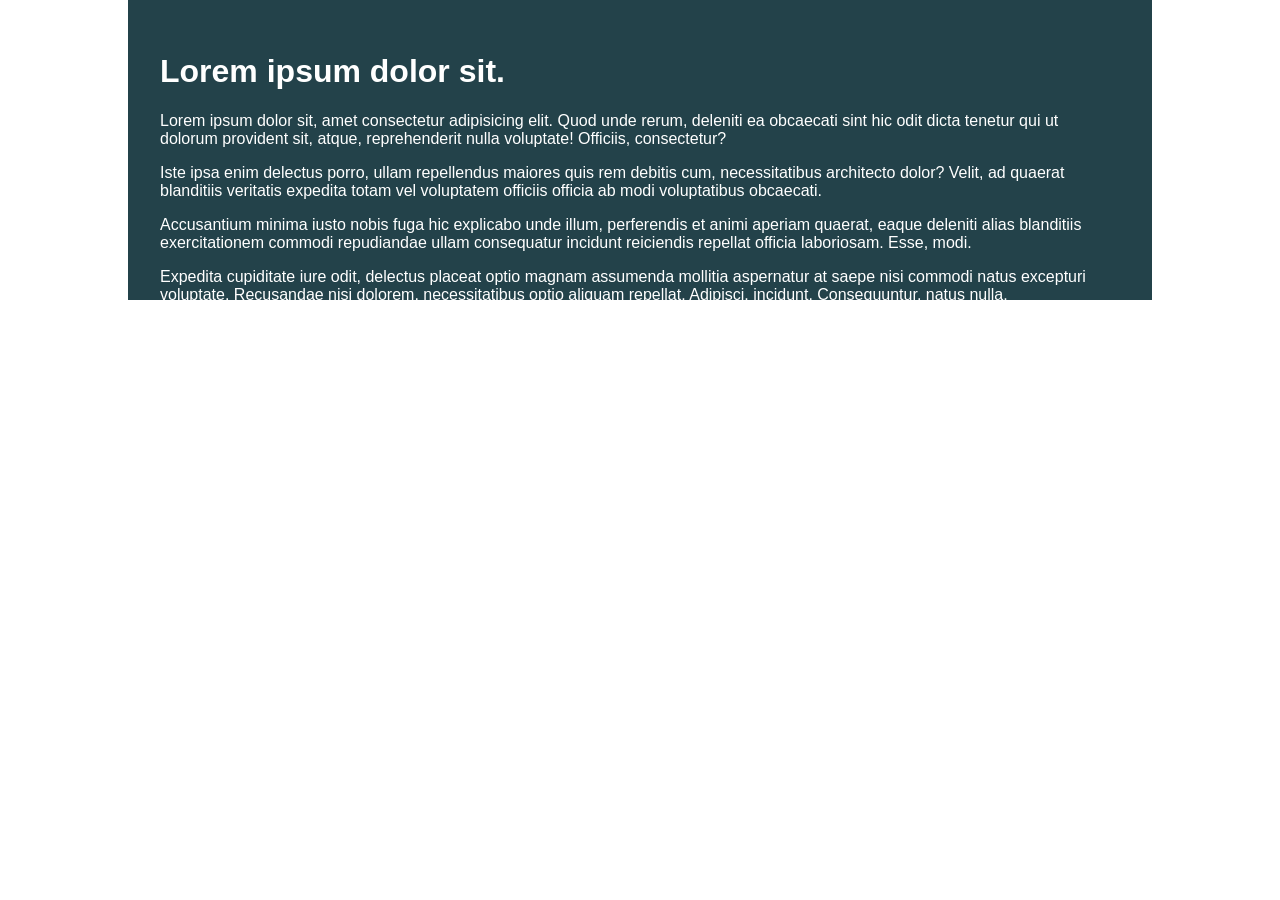
<file: challenge01/challenge01/index.html>
<!DOCTYPE html>
<html lang="en">

<head>
    <meta charset="UTF-8">
    <meta name="viewport" content="width=device-width, initial-scale=1.0">
    <title>Day 01</title>

    <link rel="stylesheet" href="style.css">
</head>

<body>
    <div class="container">
        <div class="intro-content">
            <h1>Lorem ipsum dolor sit.</h1>
            <p>Lorem ipsum dolor sit, amet consectetur adipisicing elit. Quod unde rerum, deleniti ea obcaecati sint hic
                odit dicta tenetur qui ut dolorum provident sit, atque, reprehenderit nulla voluptate! Officiis,
                consectetur?</p>
            <p>Iste ipsa enim delectus porro, ullam repellendus maiores quis rem debitis cum, necessitatibus architecto
                dolor? Velit, ad quaerat blanditiis veritatis expedita totam vel voluptatem officiis officia ab modi
                voluptatibus obcaecati.</p>
            <p>Accusantium minima iusto nobis fuga hic explicabo unde illum, perferendis et animi aperiam quaerat, eaque
                deleniti alias blanditiis exercitationem commodi repudiandae ullam consequatur incidunt reiciendis
                repellat officia laboriosam. Esse, modi.</p>
            <p>Expedita cupiditate iure odit, delectus placeat optio magnam assumenda mollitia aspernatur at saepe nisi
                commodi natus excepturi voluptate. Recusandae nisi dolorem, necessitatibus optio aliquam repellat.
                Adipisci, incidunt. Consequuntur, natus nulla.</p>
        </div>
    </div>
</body>

</html>
</file>
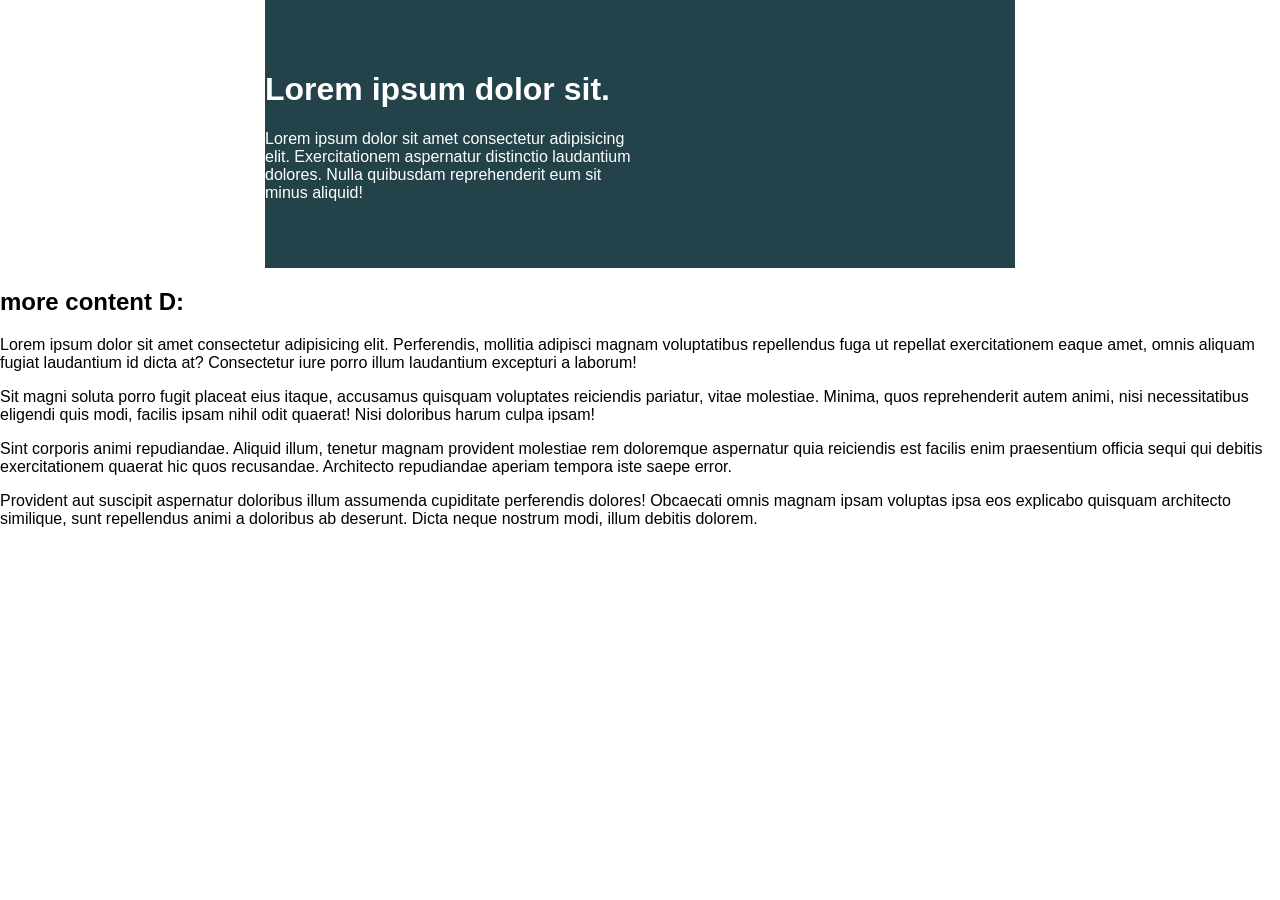
<file: challenge02/challenge02/index.html>
<!DOCTYPE html>
<html lang="en">
<head> 
    <meta charset="UTF-8">
    <meta name="viewport" content="width=device-width, initial-scale=1.0">
    <title>Day 01</title>
 
    <link rel="stylesheet" href="style.css">
</head>
<body>

    <div class="container">
        <div class="intro-content">
            <h1>Lorem ipsum dolor sit.</h1>
            <p>Lorem ipsum dolor sit amet consectetur adipisicing elit. Exercitationem aspernatur distinctio laudantium dolores. Nulla quibusdam reprehenderit eum sit minus aliquid!</p>
        </div>
    </div>


    <h2>more content D:</h2>
    <p>Lorem ipsum dolor sit amet consectetur adipisicing elit. Perferendis, mollitia adipisci magnam voluptatibus repellendus fuga ut repellat exercitationem eaque amet, omnis aliquam fugiat laudantium id dicta at? Consectetur iure porro illum laudantium excepturi a laborum!</p>
    <p>Sit magni soluta porro fugit placeat eius itaque, accusamus quisquam voluptates reiciendis pariatur, vitae molestiae. Minima, quos reprehenderit autem animi, nisi necessitatibus eligendi quis modi, facilis ipsam nihil odit quaerat! Nisi doloribus harum culpa ipsam!</p>
    <p>Sint corporis animi repudiandae. Aliquid illum, tenetur magnam provident molestiae rem doloremque aspernatur quia reiciendis est facilis enim praesentium officia sequi qui debitis exercitationem quaerat hic quos recusandae. Architecto repudiandae aperiam tempora iste saepe error.</p>
    <p>Provident aut suscipit aspernatur doloribus illum assumenda cupiditate perferendis dolores! Obcaecati omnis magnam ipsam voluptas ipsa eos explicabo quisquam architecto similique, sunt repellendus animi a doloribus ab deserunt. Dicta neque nostrum modi, illum debitis dolorem.</p>


</body>
</html>
</file>
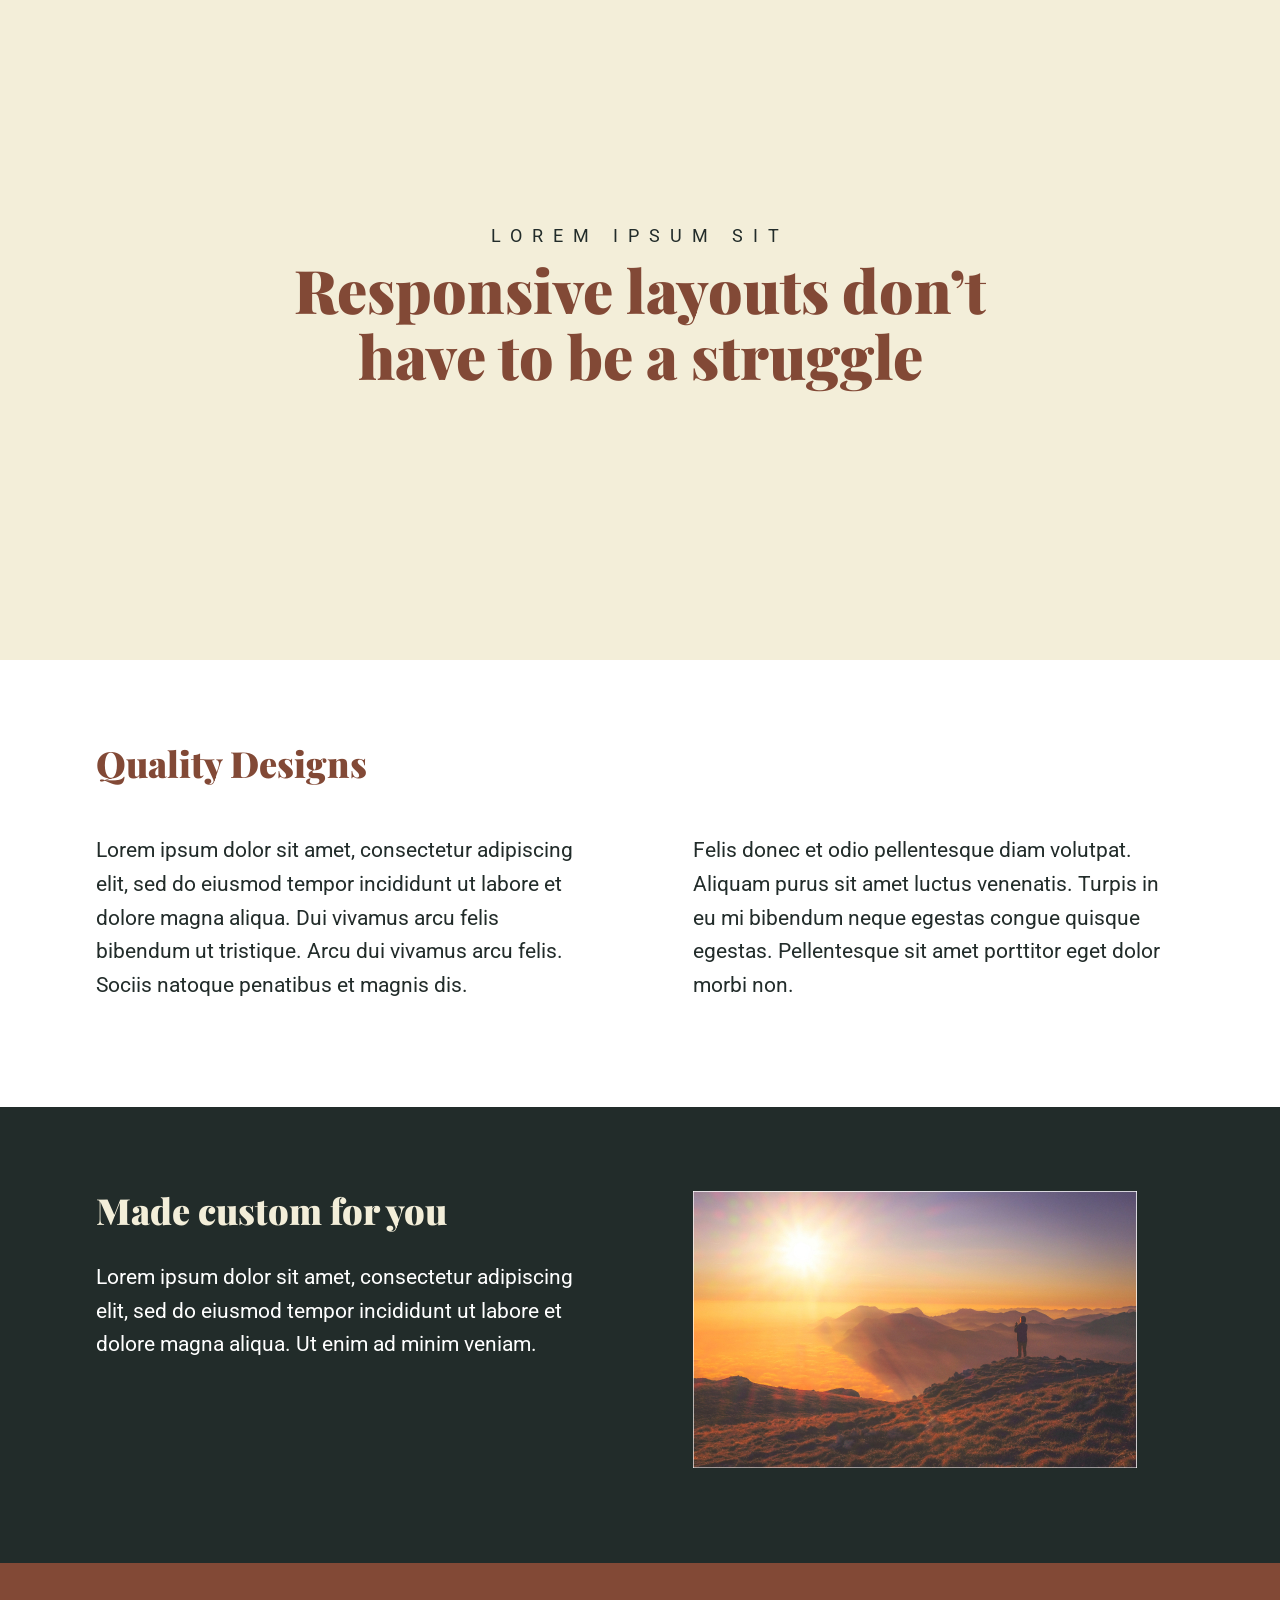
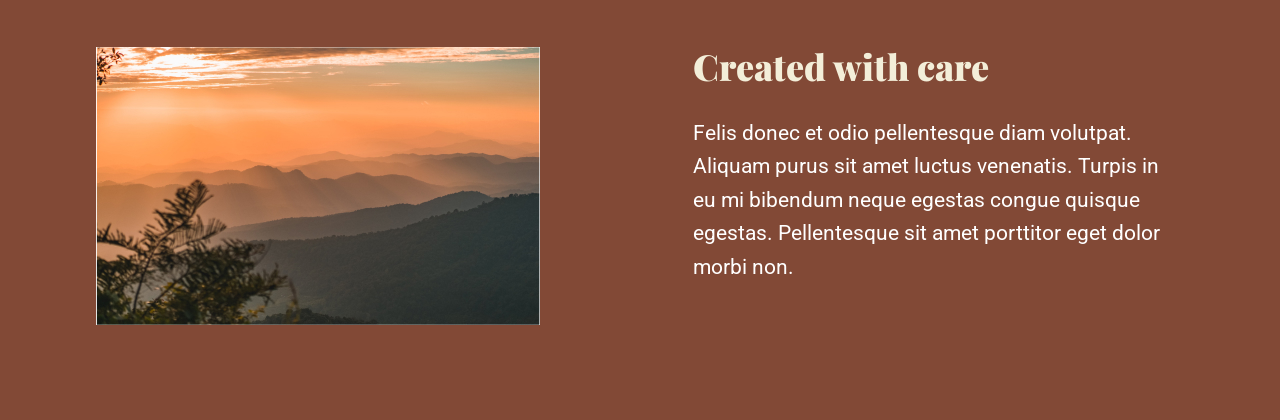
<file: flexbox-challenge-4/finished/index.html>
<!DOCTYPE html>
<html lang="en">
<head>
    <meta charset="UTF-8">
    <meta name="viewport" content="width=device-width, initial-scale=1.0">
    <title>Conquering Responsive Layouts</title>
    <link href="https://fonts.googleapis.com/css2?family=Playfair+Display:wght@900&family=Roboto:wght@300;400&display=swap" rel="stylesheet"> 
    <link rel="stylesheet" href="style.css">
</head>
<body>
    <section class="intro">
        <div class="container">
            <p class="intro__text">lorem ipsum sit</p>
            <h1 class="intro__title">Responsive layouts don’t<br>
            have to be a struggle</h1>

        </div>
    </section>

    <section class="section-two">
        <div class="container">
            <h2 class="section-title section-title--dark">Quality Designs</h2>
            <div class="row">
                <div class="col">
                    <p>Lorem ipsum dolor sit amet, consectetur adipiscing elit, sed do eiusmod tempor incididunt ut labore et dolore magna aliqua. Dui vivamus arcu felis bibendum ut tristique. Arcu dui vivamus arcu felis. Sociis natoque penatibus et magnis dis. </p>
                </div>
                <div class="col">
                    <p>Felis donec et odio pellentesque diam volutpat. Aliquam purus sit amet luctus venenatis. Turpis in eu mi bibendum neque egestas congue quisque egestas. Pellentesque sit amet porttitor eget dolor morbi non.</p>
                </div>
            </div>
        </div>
    </section>

    <section class="section-three">
        <div class="container row">
            <div class="col">
                <h2 class="section-title">Made custom for you</h2>
                <p>Lorem ipsum dolor sit amet, consectetur adipiscing elit, sed do eiusmod tempor incididunt ut labore et dolore magna aliqua. Ut enim ad minim veniam.</p>
            </div>
            <div class="col">
                <img src="img/image-01.jpg" alt="a sunset over a mountain range">
            </div>
        </div>
    </section>

    <section class="section-four">
        <div class="container row">
            <div class="col">
                <img src="img/image-02.jpg" alt="a sunset over a mountain range with tree branches in the foreground">
            </div>
            <div class="col">
                <h2 class="section-title">Created with care</h2>
                <p>Felis donec et odio pellentesque diam volutpat. Aliquam purus sit amet luctus venenatis. Turpis in eu mi bibendum neque egestas congue quisque egestas. Pellentesque sit amet porttitor eget dolor morbi non.</p>
            </div>
        </div>
    </section>
</body>
</html>
</file>
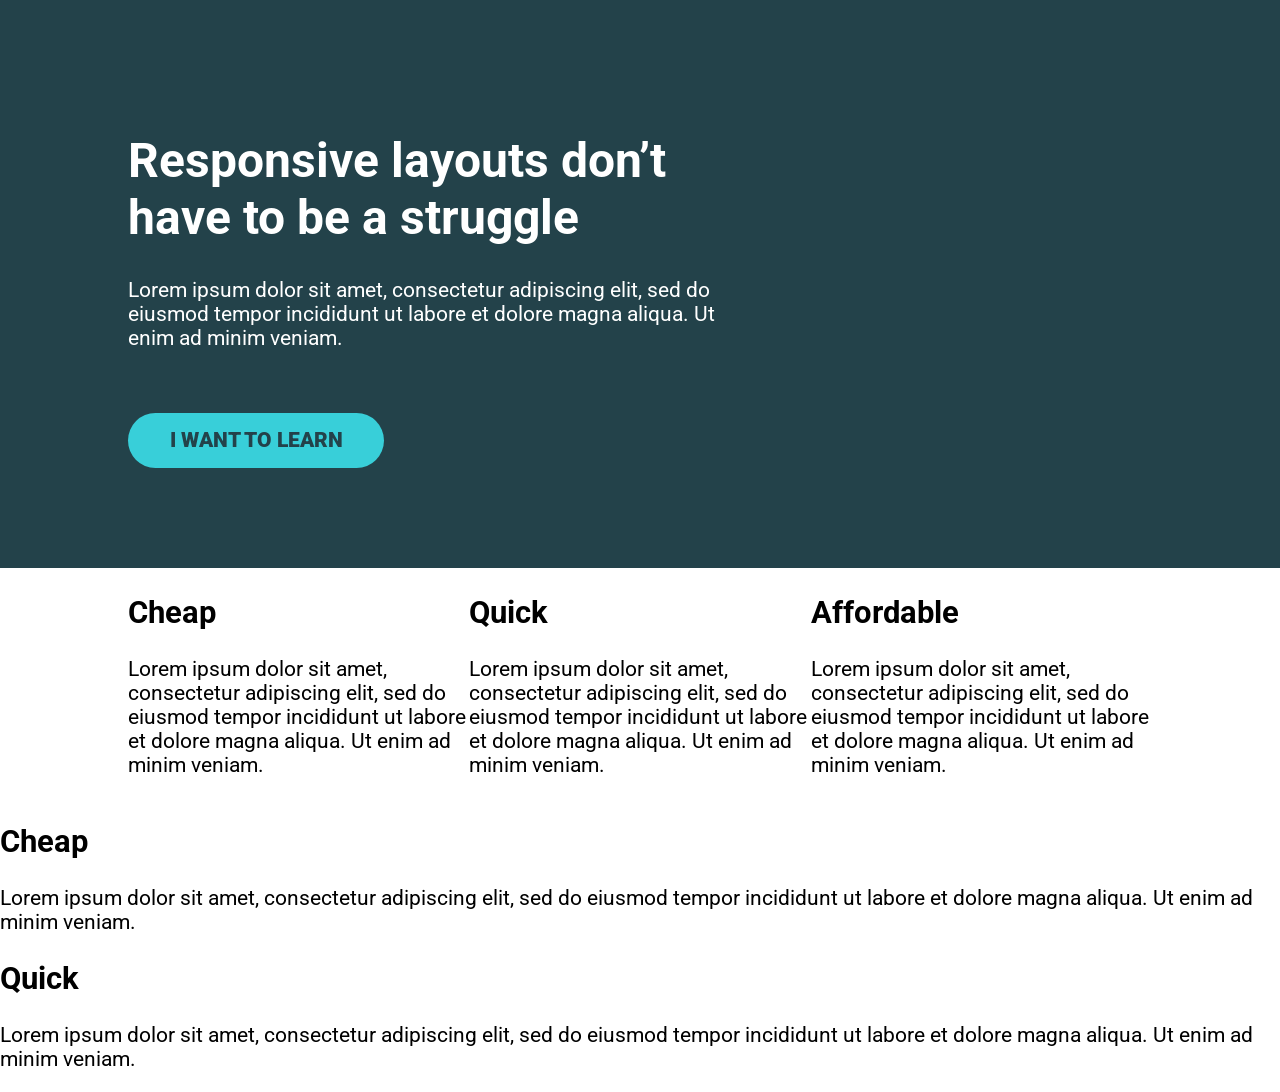
<file: flexbox-challenge01/02-3 - challenge start/index.html>
<!DOCTYPE html>
<html lang="en">
<head>
    <meta charset="UTF-8">
    <meta name="viewport" content="width=device-width, initial-scale=1.0">
    <title>Challenge time!</title>
    <link href="https://fonts.googleapis.com/css2?family=Roboto:wght@400;900&display=swap" rel="stylesheet"> 
    <link rel="stylesheet" href="style.css">
</head>
<body>
    <div class="hero">
        <div class="container">
            <div class="hero__text">
                <h1>Responsive layouts don’t have to be a struggle</h1>
                <p>Lorem ipsum dolor sit amet, consectetur adipiscing elit, sed do eiusmod tempor incididunt ut labore et dolore magna aliqua. Ut enim ad minim veniam.</p>
                <a href="#" class="btn">I want to learn</a>
            </div>
        </div>
    </div>

    
    <div class="container">
        <div class="row">
            <div class="col">
                <h2>Cheap</h2>
                <p>Lorem ipsum dolor sit amet, consectetur adipiscing elit, sed do eiusmod tempor incididunt ut labore et dolore magna aliqua. Ut enim ad minim veniam.</p>
            </div>
            <div class="col">
                <h2>Quick</h2>
                <p>Lorem ipsum dolor sit amet, consectetur adipiscing elit, sed do eiusmod tempor incididunt ut labore et dolore magna aliqua. Ut enim ad minim veniam.</p>
            </div>
            <div class="col">
                <h2>Affordable</h2>
                <p>Lorem ipsum dolor sit amet, consectetur adipiscing elit, sed do eiusmod tempor incididunt ut labore et dolore magna aliqua. Ut enim ad minim veniam.</p>
            </div>
        </div>
    </div>


    <div class="col">
        <h2>Cheap</h2>
        <p>Lorem ipsum dolor sit amet, consectetur adipiscing elit, sed do eiusmod tempor incididunt ut labore et dolore magna aliqua. Ut enim ad minim veniam.</p>
    </div>
    <div class="col">
        <h2>Quick</h2>
        <p>Lorem ipsum dolor sit amet, consectetur adipiscing elit, sed do eiusmod tempor incididunt ut labore et dolore magna aliqua. Ut enim ad minim veniam.</p>
    </div>


</body>
</html>
</file>
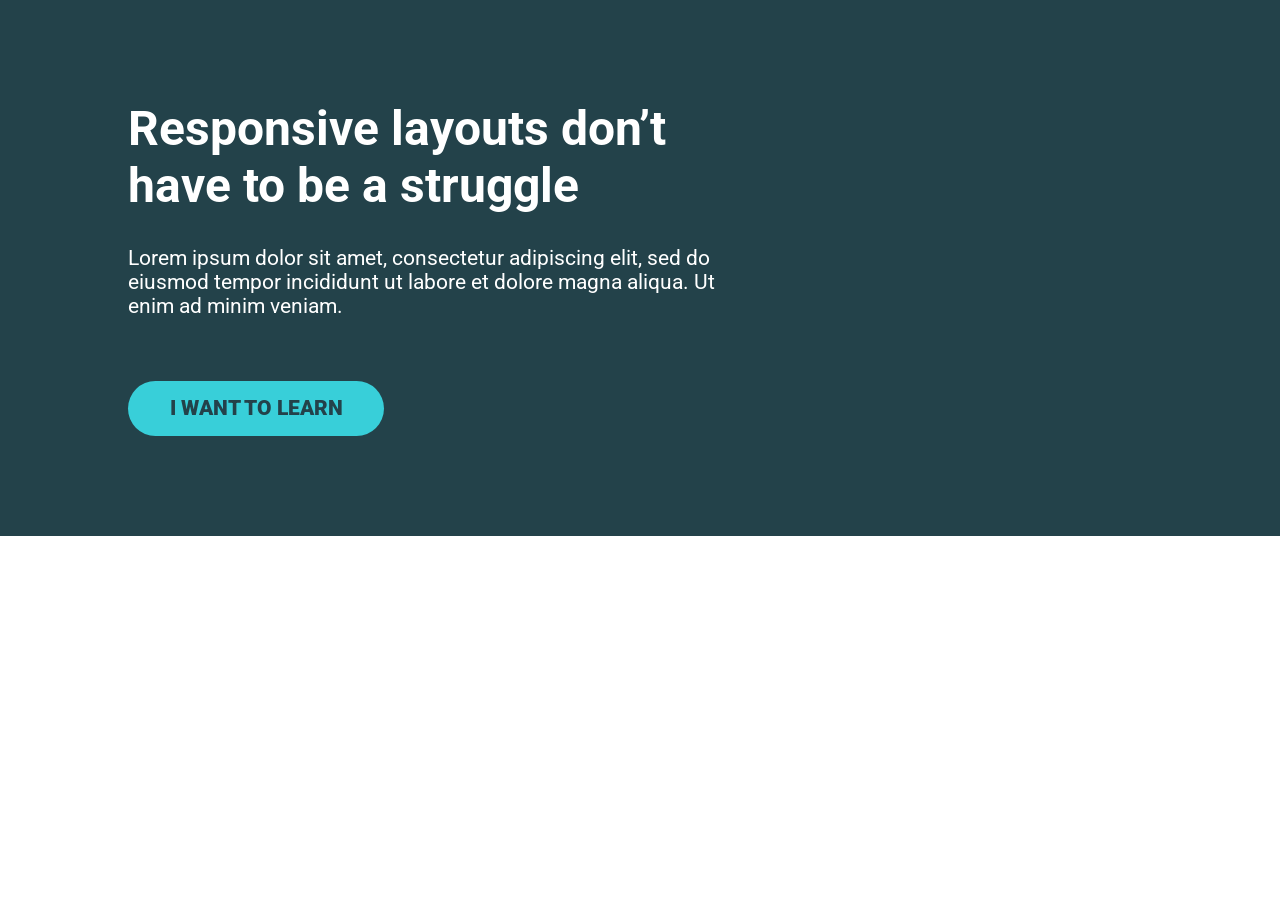
<file: flexbox-challenge02/02-6 - challenge 2/index.html>
<!DOCTYPE html>
<html lang="en">
<head>
    <meta charset="UTF-8">
    <meta name="viewport" content="width=device-width, initial-scale=1.0">
    <title>Conquering Rsponsive Layouts</title>
    <link href="https://fonts.googleapis.com/css2?family=Roboto:wght@400;900&display=swap" rel="stylesheet"> 
    <link rel="stylesheet" href="style.css">
</head>
<body>
    <div class="hero">
        <div class="container row">
            <div class="hero__text">
                <h1>Responsive layouts don’t have to be a struggle</h1>
                <p>Lorem ipsum dolor sit amet, consectetur adipiscing elit, sed do eiusmod tempor incididunt ut labore et dolore magna aliqua. Ut enim ad minim veniam.</p>
                <a href="#" class="btn">I want to learn</a>
            </div>
        </div>
    </div> 

    

</body>
</html>
</file>
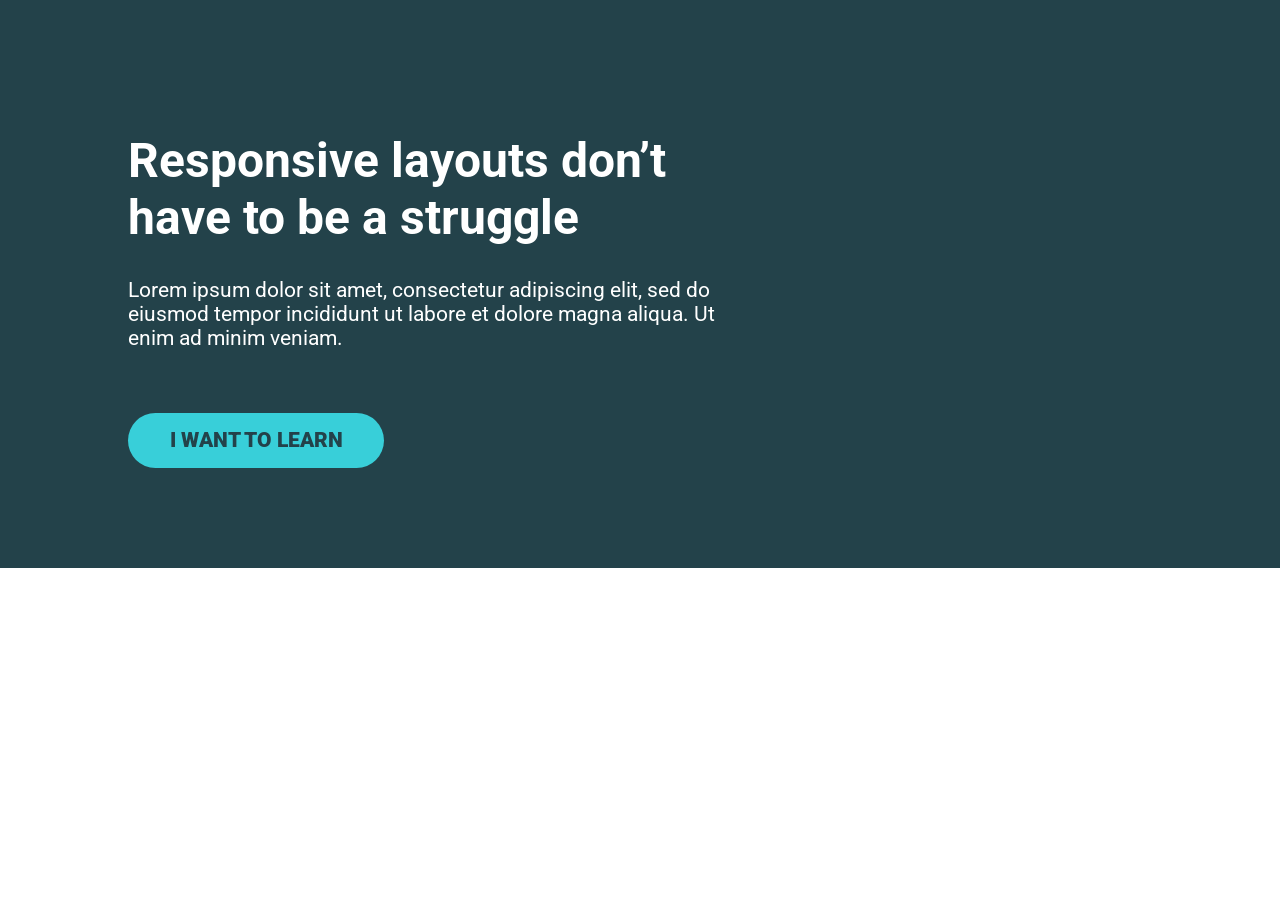
<file: challenge03/challenge-finished/02-1/index.html>
<!DOCTYPE html>
<html lang="en">
<head>
    <meta charset="UTF-8">
    <meta name="viewport" content="width=device-width, initial-scale=1.0">
    <title>challenge-3</title>
    <link href="https://fonts.googleapis.com/css2?family=Roboto:wght@400;900&display=swap" rel="stylesheet"> 
    <link rel="stylesheet" href="style.css">
</head>
<body>
    <div class="hero">
        <div class="container">
            <div class="hero__text">
                <h1>Responsive layouts don’t have to be a struggle</h1>
                <p>Lorem ipsum dolor sit amet, consectetur adipiscing elit, sed do eiusmod tempor incididunt ut labore et dolore magna aliqua. Ut enim ad minim veniam.</p>
                <a href="#" class="btn">I want to learn</a>
            </div>
        </div>
    </div>
</body>
</html>
</file>
<file: challenge01/style.css>
/* INSTRUCTIONS
 *
 * 1) Limit the total width of
 *    the .intro-conent to about half
 *    of it's parent
 *
 * 2) Stop the text from overflowing
 *    out the bottom at small screen
 *    widths
 *
 * You may modify the HTML if needed
 *
 */

* {
  box-sizing: border-box;
}

body {
  margin: 0;
  font-family: sans-serif;
}

.container {
  background: #23424a;
  color: white;

  width: 80%;
  max-width: 750px;
  margin: 0 auto;

  padding: 2em;
}

.intro-content {
  width: 50%;
}
</file>
<file: challenge02/style.css>
/* INSTRUCTIONS
 *
 * 1) Keep the text inside .intro-content
 *    in the same place, but have the background
 *    extend from one side of the viewport
 *    to the other, no matter how wide or narrow
 *    the browser is.
 *
 * 2) Limit the maximum width of the text in the
 *    bottom area.
 *
 * You may modify the HTML if needed
 * (you probably should for this challenge)
 *
 */

* {
  box-sizing: border-box;
}

body {
  margin: 0;
  font-family: sans-serif;
}

.intro {
  background: #23424a;
  color: white;
}

.container {
  width: 80%;
  max-width: 750px;
  margin: 0 auto;
  padding: 50px;
}

.intro-content {
  width: 50%;
}
</file>
<file: final-challenge/style.css>
*,
*::before,
*::after {
  margin: 0;
  padding: 0;
  box-sizing: border-box;
}

img {
  max-width: 100%;
}

ul {
  list-style: none;
}

a {
  text-decoration: none;
  color: inherit;
}

h1,
h2,
h3,
a {
  font-weight: 700;
  font-family: "Oswald", sans-serif;
}

p {
  font-family: "Montserrat", sans-serif;
  font-weight: 400;
}

.container {
  width: 80%;
  max-width: 1200px;
  margin: 0 auto;
  position: relative;
}

.btn {
  cursor: pointer;
  background: #a59678;
  padding: 0.25em 0.75em;
  border-radius: 100px;
  text-transform: uppercase;
}

/* navigation bar for mobile layout*/
header {
  color: #dfdfe1;
  background: #2e323f;
  font-size: clamp(1.1em, 2.2vw, 1.125em);
  width: 100%;
  text-transform: uppercase;
  text-align: center;
  padding: 2em 0;
}

.nav-toggle {
  height: 3em;
  width: 3em;
  background: #3b4050;
  border: none;
  border-radius: 100%;
  cursor: pointer;
  position: absolute;
  left: 0;
}

.nav-toggle:hover,
.nav-toggle:focus {
  opacity: 0.75;
}

.hamburger {
  width: 50%;
}

.hamburger,
.hamburger::before,
.hamburger::after {
  display: block;
  height: 3px;
  background: #dfdfe1;
  margin: 0 auto;
}

.hamburger::before,
.hamburger::after {
  content: "";
  width: 100%;
}

.hamburger::before {
  transform: translateY(-6px);
}

.hamburger::after {
  transform: translateY(3px);
}

.nav {
  margin-top: 1em;
  visibility: hidden;
  height: 0;
  position: absolute;
}

.nav--visible {
  visibility: visible;
  height: auto;
  position: relative;
}

.nav__list--secondary {
  margin-top: 1.5em;
}

.nav__item {
  margin-top: 0.5em;
}

.nav__item--button {
  margin-top: 1em;
}

.nav__link--button {
  cursor: pointer;
  background: #a59678;
  padding: 0.25em 0.75em;
  border-radius: 100px;
}

.nav__link--button:hover,
.nav__link--button:focus {
  opacity: 0.75;
}

main {
  text-align: center;
}

/* hero section */
.hero {
  background: #3b4050;
  color: white;
  padding: 3.5em 0;
}

.hero__title h1 {
  font-size: clamp(2.8125em, 11vw, 5.625em);
  margin-bottom: 0.75em;
}
.hero__title--color-modifier {
  color: #a59678;
}

.hero__content p {
  font-size: clamp(1.375em, 3vw, 1.5em);
  margin-bottom: 3em;
}

.hero__content a {
  font-size: clamp(1em, 3vw, 1.5em);
  padding: 0.75em 1.5em;
}

/* features section */

.features {
  background: #f1f1f1;
  padding: 3em 0;
}

.feature + .feature {
  margin-top: 3em;
}

.feature h2 {
  font-size: clamp(1.5625em, 3.5vw, 1.875em);
  color: #a59678;
  margin-bottom: 0.5em;
}

.feature p {
  font-size: clamp(1em, 2.1vw, 1.125em);
}

/* content section */
.content {
  padding: 3em 0;
}

.content__main h2 {
  font-size: clamp(2em, 4vw, 2.25em);
  color: #a59678;
  margin-bottom: 1em;
}

.content__main p {
  font-size: clamp(1.125em, 2.2vw, 1.3125em);
}

.content__main img {
  margin: 2em 0;
}

.sidebar {
  margin-top: 2em;
}

.sidebar article {
  color: #fff;
  background: #3b4050;
  margin-top: 1em;
  padding: 2em;
}

.sidebar article h2 {
  font-size: clamp(1.5625em, 3.5vw, 1.875em);
  margin-bottom: 1em;
}

.sidebar article p {
  font-size: clamp(1.125em, 2.2vw, 1.3125em);
}

/* footer section */
.site-footer {
  background: #3b4050;
  padding: 3em 0;
}

.footer__content {
  margin-top: 4em;
}

.site-footer h1 {
  font-size: 1.5em;
  color: white;
}

.site-footer h2,
h3 {
  color: #a59678;
  font-size: 1.3125em;
  margin: 3em 0 0.75em 0;
}

.site-footer p {
  font-size: 1em;
  color: #6f737f;
}

.nav__footer a {
  font-size: 1em;
  color: #6f737f;
}

.footer__nav {
  margin-top: 4em;
}

.footer__nav li {
  font-size: 1em;
  color: #6f737f;
  line-height: 3em;
}

@media (min-width: 700px) {
  .row {
    display: flex;
    justify-content: space-between;
  }

  /* navigation bar */
  .nav-toggle {
    display: none;
  }

  .nav {
    visibility: visible;
    position: relative;
    height: auto;
    margin: 0;
    flex-grow: 1;

    display: flex;
    justify-content: flex-end;
  }

  .nav__list {
    display: flex;
    gap: 1em;
    margin: 0;
  }

  .nav__list--secondary {
    margin-left: 1em;
  }

  .nav__item {
    margin: 0;
  }

  /* footer */
  .site-footer h1 {
    font-size: 2em;
  }

  .site-footer h2,
  h3 {
    margin: 0;
  }

  .site-footer h2 {
    margin-bottom: 0.75em;
  }

  .footer__content {
    text-align: left;
    margin: 3em 0;
    display: flex;
    justify-content: space-between;
    gap: 1em;
  }

  .footer__intro {
    width: 35%;
  }

  .footer__nav {
    display: flex;
    justify-content: space-between;
    margin: 0;
    width: 60%;
    gap: 1em;
  }
}

@media (min-width: 1000px) {
  .nav .nav__item {
    margin-left: 1em;
  }

  .hero__row {
    display: flex;
    gap: 3em;
  }

  .hero {
    text-align: left;
  }
  .hero .hero__title {
    line-height: 1;
  }

  .hero .hero__content {
    align-self: flex-end;
    transform: translateY(-6em);
  }

  .hero .hero__content p {
    opacity: 0.65;
  }

  .features__row {
    display: flex;
    gap: 2em;
  }

  .features .feature {
    margin: 0;
  }

  .content__row {
    display: flex;
    justify-content: space-between;
  }

  .content .content__main {
    width: 50%;
    text-align: left;
  }

  .content .sidebar {
    width: 40%;
    margin: 0;
  }

  .content .sidebar p {
    opacity: 0.75;
  }
}
</file>
<file: flexbox-challenge-4/style.css>
*,
*::before,
*::after {
  box-sizing: border-box;
}

body {
  margin: 0;
  font-family: "Roboto", sans-serif;
  font-size: 1.3125rem;
  line-height: 1.6;
  color: #222c2a;
}

img {
  max-width: 100%;
}

h1,
h2 {
  font-family: "playfair Display", sans-serif;
  font-weight: 900;
  margin-top: 0;
  line-height: 1.1;
}

section {
  padding: 4em 0;
}

.container {
  width: 95%;
  margin: 0 auto;
}

.section-title {
  font-size: 2.25rem;
  color: #f3eed9;
}

.section-title--dark {
  color: #824936;
}

.intro {
  background: #f3eed9;
  padding: 200px 0;
  text-align: center;
  color: #824936;
  min-height: 660px;
  /* min-height: 100vh; */

  display: flex;
  justify-content: center;
  align-items: center;
}

.intro__text {
  text-transform: uppercase;
  letter-spacing: 10px;
  font-size: 1.125rem;
  color: #222c2a;
  margin: 0 0 0.25em;
}

.intro__title {
  font-size: 3rem;
}

.section-three {
  background-color: #222c2a;
  color: #fff;
}

.section-four {
  background-color: #824936;
  color: #fff;
}

@media (min-width: 800px) {
  .row {
    display: flex;
  }

  .col {
    width: 100%;
  }

  .col + .col {
    margin-left: 5em;
  }

  .intro__title {
    font-size: 3.75rem;
  }
}
</file>
<file: flexbox-challenge01/style.css>
*,
*::before,
*::after {
  box-sizing: border-box;
}

body {
  margin: 0;
  font-family: "Roboto", sans-serif;
  font-size: 1.3rem;
}

h1 {
  font-size: 3rem;
}

.hero {
  background: #23424a;
  color: #fff;
  padding: 100px 0;
}

.container {
  max-width: 1440px;
  width: 80%;
  margin: 0 auto;
}

.row {
  display: flex;
  flex-direction: row;
  gap: 30px;
}



.col {
 
  width: 100%;
}



/* .col + .col {
  background: limegreen;
  margin-left: 30px;
} */

.hero__text {
  width: 60%;
}

.hero p {
  margin-bottom: 3em;
}


.three-col {
  text-align: center;
  padding: 3em 0;
}

.three-col h2 {
  color: #87629A;
}

.two-col {
  text-align: center;
  padding: 3em 0;
  background: #136c72;
  color: #fff;
}

.btn {
  display: inline-block;
  background-color: #38cfd9;
  padding: 0.75em 2em;
  border-radius: 100px;
  text-decoration: none;
  text-transform: uppercase;
  color: #23432a;
  font-weight: 900;
  border:none;
}

.btn:hover,
.btn:focus {
  opacity: 0.75;
}
</file>
<file: flexbox-challenge02/style.css>
*,
*::before,
*::after {
  box-sizing: border-box;
}

body {
  margin: 0;
  font-family: "Roboto", sans-serif;
  font-size: 1.3rem;
}

img {
  max-width: 100%;
}

h1 {
  font-size: 3rem;
  margin-top: 0;
}


.section-title {
  color: #136C72;

}


 .btn {
  font-weight: 900;
  display: inline-block;
  color: #23424a;
  text-decoration: none;
  text-transform: uppercase;
  background: #38cfd9;
  padding: 0.75em 2em;
  border: none;
  border-radius: 100px;
}

 .btn:hover,
.btn:focus {
  opacity: 0.75;
}


.container {
  width: 80%;
  max-width: 1100px;
  margin: 0 auto;
}

.row {
  display: flex;
  justify-content: space-between;
}


.hero {
  background: #23424a;
  padding: 6.5em 0;
  color: white;
}



.hero__text {
  width: 60%;
}



.hero__text p {
  font-weight: 400;
  margin-bottom: 3em;
}



.hero__img {
  width: 32%;
  align-self: flex-start;
}

.hero__img .img {
  border-radius: 5px;
}

.main {
  margin-top: 3em;
}

.main .primary-content {
  width: 65%;
}

.main .primary-content h2 {
  font-size: 2.25rem;
  font-weight: 900;
  color: #136c72;
}

.main .primary-content p {
  color: #23424A;
}



.main .sidebar {
  width: 30%;
  color: #fff;
  background: #136c72;
  text-align: center;
  padding: 1em 1.25em;
}

.main .side-bar .col {
  width: 100%;
}

.main .side-bar .col h2 {
  font-size: 2.25rem;
  font-weight: 900;
}
</file>
<file: nav-challenge-phone/style.css>
/* Challenge

   Make the navigation layout work
   on both mobile and large screens.

   Mobile-first, so mobile styles first,
   then add the large screen styles
   inside the existing media query

*/

*,
*::before,
*::after {
  box-sizing: border-box;
}

body {
  margin: 0;
  font-family: "Roboto", sans-serif;
  font-size: 1.3rem;
}

img {
  max-width: 100%;
}

h1 {
  font-size: 3rem;
  margin-top: 0;
}

.section-title {
  color: #87629a;
}

.btn {
  display: inline-block;
  text-decoration: none;
  text-transform: uppercase;
  color: #23424a;
  font-weight: 900;
  background-color: #38cfd9;
  padding: 0.75em 2em;
  border-radius: 100px;
}

.btn:hover,
.btn:focus {
  opacity: 0.75;
}

.container {
  width: 80%;
  max-width: 1100px;
  margin: 0 auto;
  /* added for nav-toggle positioning */
  position: relative;
}

header {
  background: #136c72;
  padding: 1.5em 0;
  text-align: center;
}

.nav {
  width: 100%;
}

.nav-toggle {
  cursor: pointer;
  border: 0;
  width: 3em;
  height: 3em;
  padding: 0em;
  border-radius: 50%;
  background: #072a2d;
  color: white;
  transition: opacity 250ms ease;

  position: absolute;
  left: 0;
}

.nav-toggle:focus,
.nav-toggle:hover {
  opacity: 0.75;
}

.hamburger {
  width: 50%;
  position: relative;
}

.hamburger,
.hamburger::before,
.hamburger::after {
  display: block;
  margin: 0 auto;
  height: 3px;
  background: white;
}

.hamburger::before,
.hamburger::after {
  content: "";
  width: 100%;
}

.hamburger::before {
  transform: translateY(-6px);
}

.hamburger::after {
  transform: translateY(3px);
}

/* made changes here from video
   to make it more accessible.
   Works the same :) */
.nav {
  visibility: hidden;
  height: 0;
  position: absolute;
  font-size: 1rem;
}

.nav--visible {
  visibility: visible;
  height: auto;
  position: relative;
}

.logo {
  height: 30px;
}

.nav__list {
  margin: 0;
  padding: 0;
  list-style: none;
}

.nav__list--primary {
  margin-bottom: 2em;
}

.nav__item {
  margin-top: .75em;

}


.nav__link {
  color: white;
  text-transform: uppercase;
  text-decoration: none;
}

.nav__link--button {
  padding: .25em .75em;
  background: #fff;
  color: #23424a;
  border-radius: 100px;
}

.nav__link:hover,
.nav__link:focus {
  opacity: .65;
}


.hero {
  padding: 100px 0;
  background-color: #23424a;
  color: #fff;
}

.hero__img {
  margin-top: 2em;
}

.hero p {
  margin-bottom: 3em;
}

.main {
  margin-top: 3em;
}

.sidebar {
  padding: 1em;
  text-align: center;
  color: #fff;
  background-color: #136c72;
}

@media (min-width: 800px) {
  .nav-toggle {
    display: none;
  }

  .nav {
    visibility: visible;
    display: flex;
    align-items: center;
    justify-content: flex-end;
    height: auto;
    position: relative;
  }

  .nav__list {
    display: flex;
    margin: 0;
  }

  /* .nav__list--primary {
    margin: 0 auto;
  } */

  .nav__item {
    margin: 0 0 0 1.5em;;
  }

  

  .row {
    display: flex;
    justify-content: space-between;
  }


  .hero__text {
    width: 62%;
  }

  .hero__img {
    width: 32%;
    align-self: flex-start;
    margin: 0;
  }

  .primary-content {
    width: 62%;
  }

  .sidebar {
    width: 32%;
  }
}
</file>
<file: nav-challenge/style.css>
/* 
////// For this challenge ///////

- All text is in the text.md file

// Requirements
   1. Get all the navigation items next to one another
   2. Add a space between all the items
*/

*, *::before, *::after {
    box-sizing: border-box;
}

body {
    margin: 0;
    font-family: 'Roboto', sans-serif;
    font-size: 1.3rem;
}

img {
    max-width: 100%;
}

h1 {
    font-size: 3rem;
    margin-top: 0;
}

.section-title {
    color: #87629A;
}

.btn {
    display: inline-block;
    text-decoration: none;
    text-transform: uppercase; 
    color: #23424A;
    font-weight: 900;
    background-color: #38CFD9;
    padding: .75em 2em;
    border-radius: 100px;
}

.btn:hover,
.btn:focus {
    opacity: .75; 
}

.container {
    width: 80%;
    max-width: 1100px;
    margin: 0 auto;
}

.row {
    display: flex;
    justify-content: space-between;
}

.col {
    /* these are now flex items */
    width: 100%;
}

.col + .col {
    margin-left: 30px;
}


header {
    background: #136c72;
    padding: .5em 0;
}

.logo {
    margin-right: 1em;
}

.nav {
    display: flex;
    justify-content: space-between;
    flex-grow: 1;
}

.nav__list {
    margin: 0;
    padding: 0;
    list-style: none;
    display: flex;
    /* gap: 1em; */
    align-items: center;
    font-size: .9em;
}

.nav__list--primary {
    margin: 0 auto;

}


.nav__item + .nav__item {
      margin-left: 1em;
}

.nav__link {
    color: #fff;
    text-decoration: none;
    text-transform: uppercase;;
}

.nav__link--button {
    display: inline-block;  
    background: #fff;
    color: #136c72;
    padding: .25em 1em;
    border-radius: 10em;
}

.nav__link:hover {
    opacity: .75;
}


.hero {
    padding: 100px 0;
    background-color: #23424A;
    color: #FFF;
}

.hero__text { 
    width: 62%;
}

.hero__img {
    width: 32%;
    align-self: flex-start;
}

.hero p {
    margin-bottom: 3em;
}

.main {
    margin-top: 3em;
}

.primary-content {
    width: 62%;
}

.sidebar {
    width: 32%;
    padding: 1em;
    text-align: center;
    color: #fff;
    background-color: #136c72;
}


@media (max-width: 630px) {
    .row {
        display: block;
    }


    .hero__text,
    .hero__img,
    .primary-content,
    .sidebar {
        width: 100%;
        text-align: center;
    }

    .hero__img {
        margin-top: 2em;
    }
}
</file>
<file: challenge01/challenge01/style.css>
/* INSTRUCTIONS
 *
 * 1) Limit the total width of
 *    the .intro-conent to about half
 *    of it's parent
 *
 * 2) Stop the text from overflowing
 *    out the bottom at small screen
 *    widths
 *
 * You may modify the HTML if needed
 *
 */

* {
  box-sizing: border-box;
}

body {
  margin: 0;
  font-family: sans-serif;
}

.container {
  background: #23424a;
  color: white;

  width: 80%;
  margin: 0 auto;

  padding: 2em;
  height: 300px;
}
</file>
<file: challenge02/challenge02/style.css>
/* INSTRUCTIONS
 *
 * 1) Keep the text inside .intro-content
 *    in the same place, but have the background
 *    extend from one side of the viewport
 *    to the other, no matter how wide or narrow
 *    the browser is.
 *
 * 2) Limit the maximum width of the text in the
 *    bottom area.
 *
 * You may modify the HTML if needed
 * (you probably should for this challenge)
 *
 */

* {
  box-sizing: border-box;
}

body {
  margin: 0;
  font-family: sans-serif;
}

.container {
  width: 80%;
  max-width: 750px;
  margin: 0 auto;
  background: #23424a;
  color: white;
  padding: 50px 0;
}

.intro-content {
  width: 50%;
}
</file>
<file: flexbox-challenge-4/finished/style.css>
*, *::before, *::after {
    box-sizing: border-box;
}

/* 

font-family: 'Roboto', sans-serif;
font-family: 'Playfair Display', serif;

*/

body {
    margin: 0;
    font-family: 'Roboto', sans-serif;
    font-size: 1.3125rem;
    line-height: 1.6;
    color: #222C2A;
}

img {
    max-width: 100%;
}

h1, h2 {
    font-family: 'Playfair Display', serif;
    font-weight: 900;
    margin-top: 0;
    line-height: 1.1;
}

section {
    padding: 4em 0;
}

.container {
    width: 85%;
    margin: 0 auto;
    max-width: 1128px;
}

.section-title {
    font-size: 2.25rem;
    color: #F3EED9;
}

.section-title--dark {
    color: #824936;
}

.intro {
    background: #F3EED9;
    text-align: center;
    color: #824936;
    min-height: 660px;

    display: flex;
    align-items: center;
}

.intro__text {
    text-transform: uppercase;
    letter-spacing: 10px;
    font-size: 1.125rem;
    color: #222C2A;
    margin: 0 0 .25em;
}

.intro__title {
    font-size: 3rem;
}

.section-three {
    background-color: #222C2A;
    color: #fff;
}

.section-four {
    background-color: #824936;
    color: #fff;
}

@media (min-width: 800px) {
    .row {
        display: flex;
    }

    .col {
        width: 100%;
    }

    .col + .col {
        margin-left: 5em;
    }

    .intro__title {
        font-size: 3.75rem;
    }
}
</file>
<file: flexbox-challenge01/02-3 - challenge start/style.css>
/* 
////// For this challenge ///////

- You will have to modify the HTML

- You can add new classes in the HTML
  if you need to

// Requirements
1. The headings in the first row must be
   a different color
2. The two .col at the bottom must go next
   to one another
3. The section at the bottom should have
   a dark background color and a different
   color of text
4. I've removed the "gap" that I created,
   so you'll have to add it back in

   */

*, *::before, *::after {
    box-sizing: border-box;
}

body {
    margin: 0;
    font-family: 'Roboto', sans-serif;
    font-size: 1.3rem;
}

h1 {
    font-size: 3rem;
}

.container {
    width: 80%;
    max-width: 1100px;
    margin: 0 auto;
}

.row {
    /* display: flex => flex container */
    display: flex;

    /* can't use yet */
    /* gap: 100px; */
}

.col {
    /* these are now flex items */
    width: 100%;
}

.hero {
    padding: 100px 0;
    background-color: #23424A;
    color: #FFF;
}

.hero__text {
    width: 60%;
}

.hero p {
    margin-bottom: 3em;
}

.btn {
    display: inline-block;
    text-decoration: none;
    text-transform: uppercase; 
    color: #23424A;
    font-weight: 900;
    background-color: #38CFD9;
    padding: .75em 2em;
    border-radius: 100px;
}

.btn:hover,
.btn:focus {
    opacity: .75; 
}
</file>
<file: flexbox-challenge02/02-6 - challenge 2/style.css>
/* 
////// For this challenge ///////

- All text is in the text.md file

// Requirements
1. Refer to the design specs for the
   overall layout 
2. The image should line up with
   the sidebar in the section
   below

*/

*, *::before, *::after {
    box-sizing: border-box;
}

body {
    margin: 0;
    font-family: 'Roboto', sans-serif;
    font-size: 1.3rem;
}

img {
    max-width: 100%;
}

h1 {
    font-size: 3rem;
    margin-top: 0;
}

.container {
    width: 80%;
    max-width: 1100px;
    margin: 0 auto;
}

.row {
    /* display: flex => flex container */
    display: flex;
    justify-content: space-between;
    
    /* can't use yet */
    /* gap: 100px; */
}

.col {
    /* these are now flex items */
    width: 100%;
}

.col + .col {
    margin-left: 30px;
}

.hero {
    padding: 100px 0;
    background-color: #23424A;
    color: #FFF;
}

.hero__text { 
    width: 62%;
}

.hero__img {
    width: 32%;
    align-self: flex-start;
}

.hero p {
    margin-bottom: 3em;
}

.btn {
    display: inline-block;
    text-decoration: none;
    text-transform: uppercase; 
    color: #23424A;
    font-weight: 900;
    background-color: #38CFD9;
    padding: .75em 2em;
    border-radius: 100px;
}

.btn:hover,
.btn:focus {
    opacity: .75; 
}
</file>
<file: challenge03/challenge-finished/02-1/style.css>
*, *::before, *::after {
    box-sizing: border-box;
}

body {
    margin: 0;
    font-family: 'Roboto', sans-serif;
    font-size: 1.3rem;
}

h1 {
    font-size: 3rem;
}

.container {
    width: 80%;
    max-width: 1100px;
    margin: 0 auto;
}

.hero {
    padding: 100px 0;
    background-color: #23424A;
    color: #FFF;
}

.hero__text {
    width: 60%;
}

.hero p {
    margin-bottom: 3em;
}

.btn {
    display: inline-block;
    text-decoration: none;
    text-transform: uppercase;
    color: #23424A;
    font-weight: 900;
    background-color: #38CFD9;
    padding: .75em 2em;
    border-radius: 100px;
}

.btn:hover,
.btn:focus {
    opacity: .75; 
}
</file>
